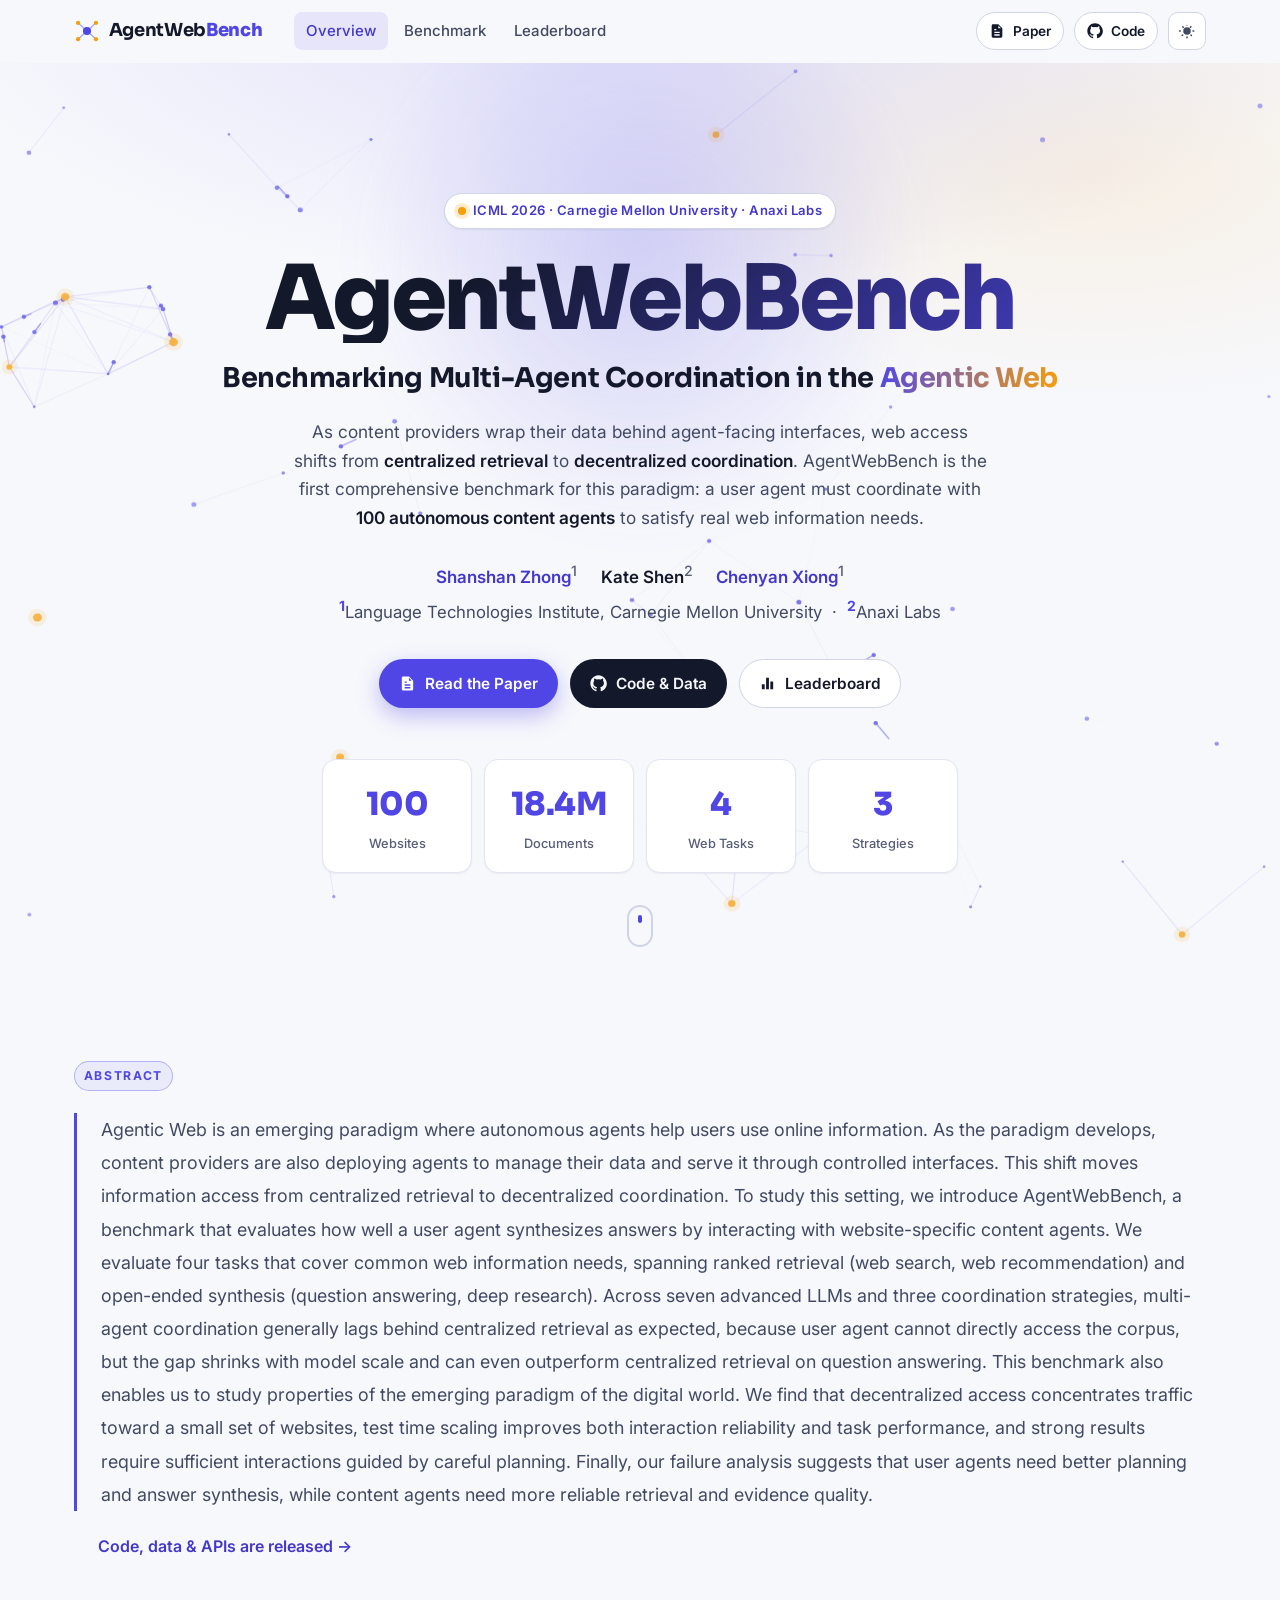
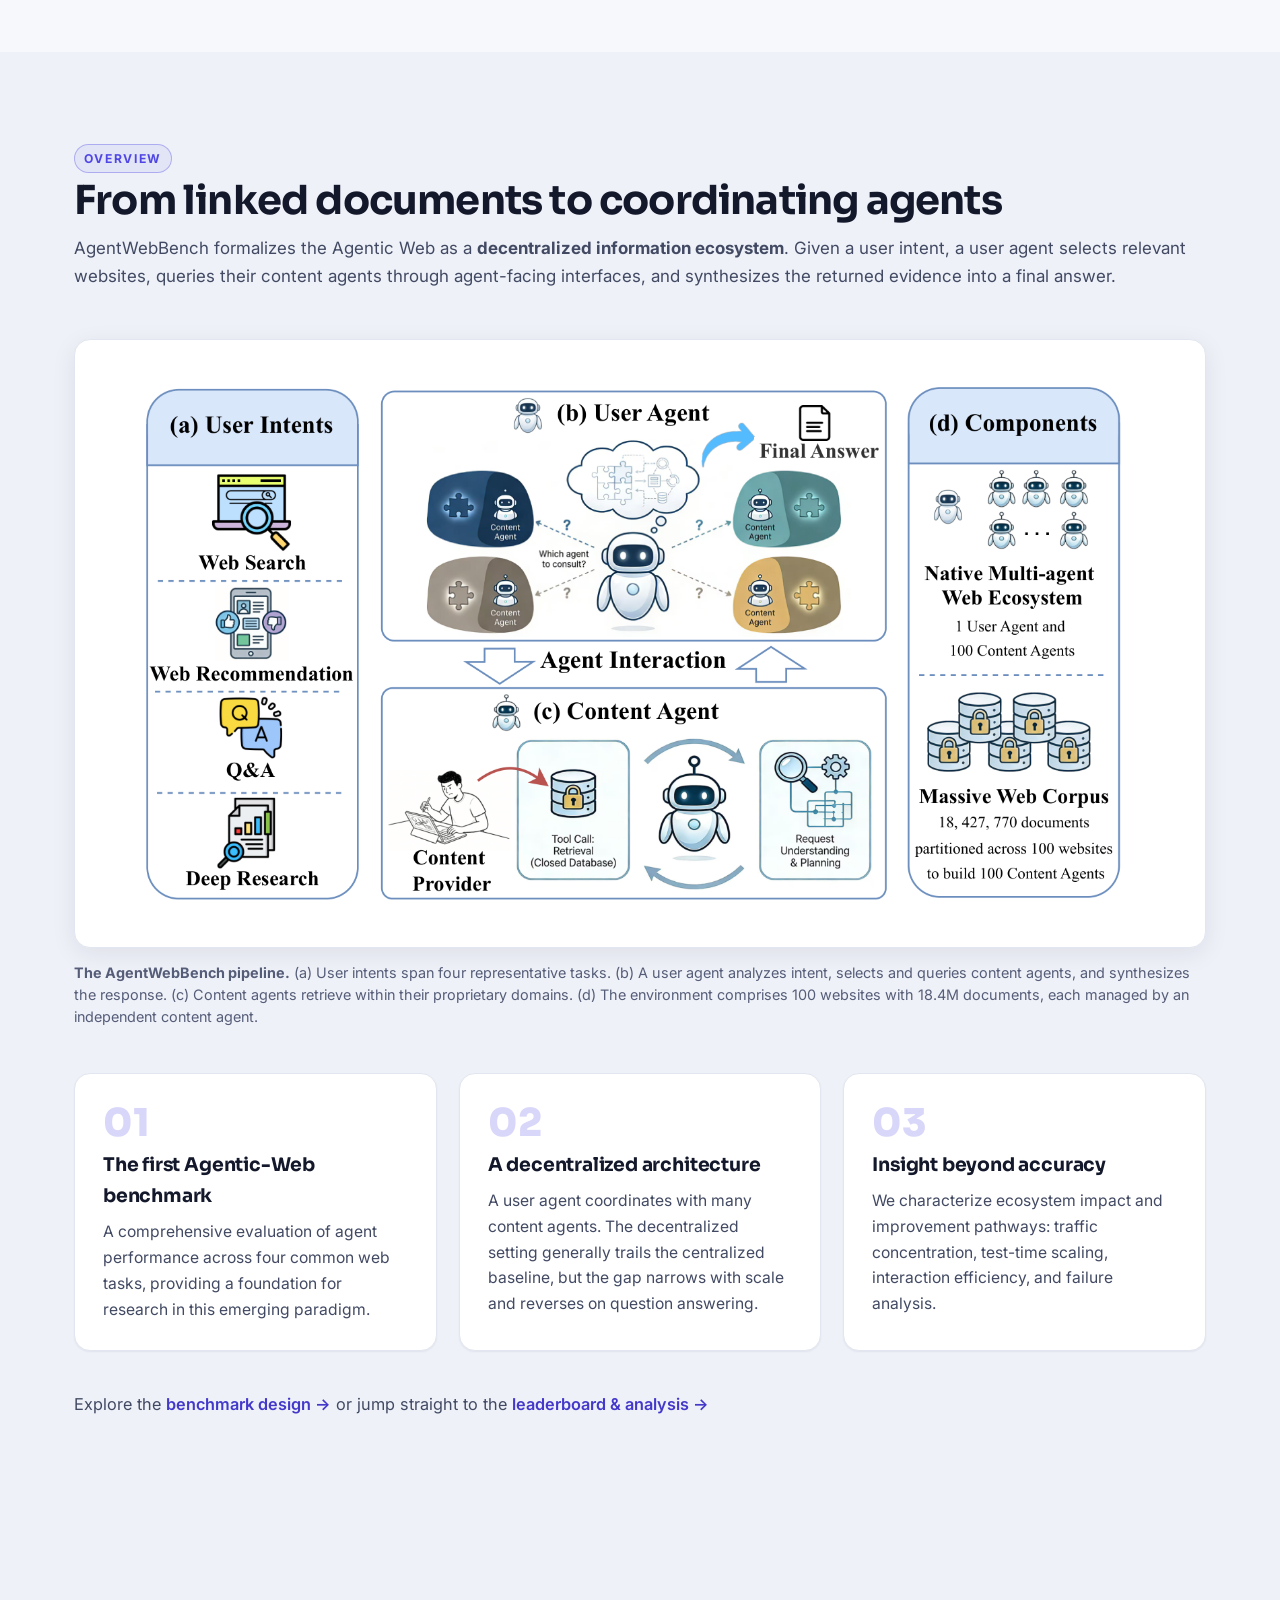
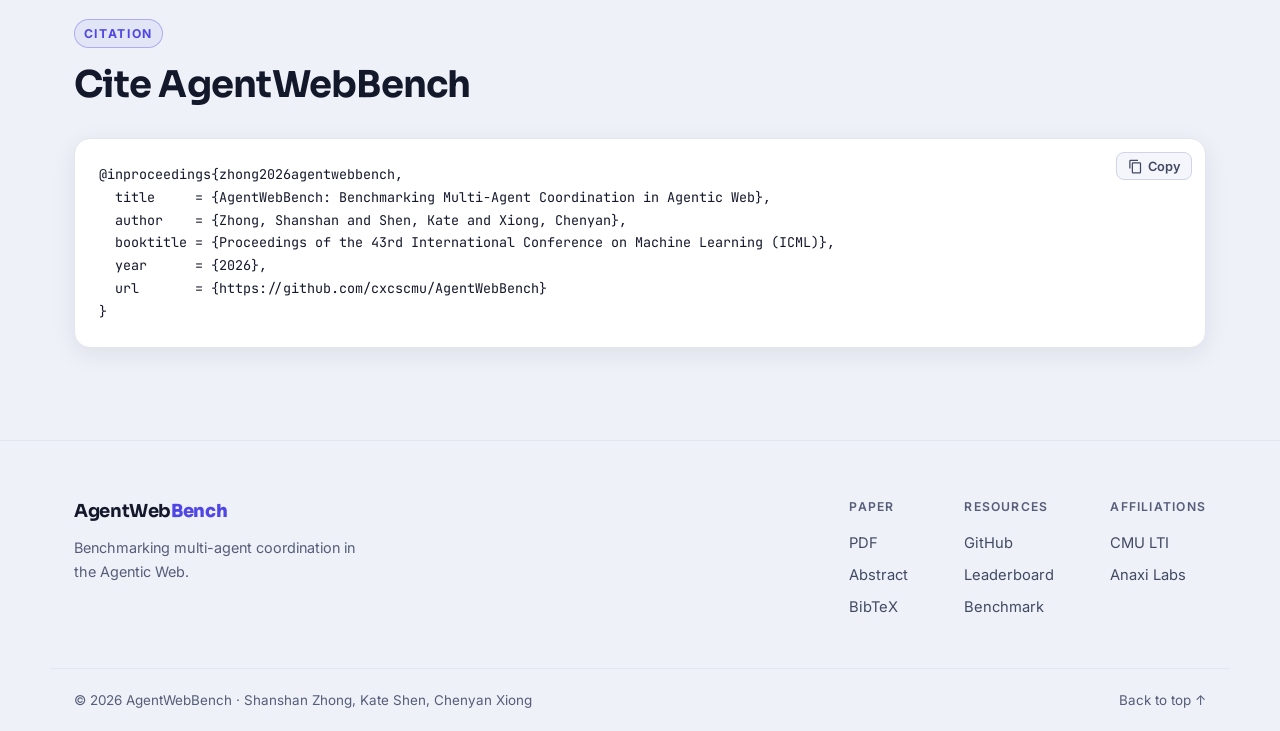
<file: index.html>
<!DOCTYPE html>
<html lang="en" data-theme="light">
<head>
<meta charset="UTF-8" />
<meta name="viewport" content="width=device-width, initial-scale=1.0" />
<title>AgentWebBench · Benchmarking Multi-Agent Coordination in the Agentic Web</title>
<meta name="description" content="AgentWebBench (ICML 2026): the first comprehensive benchmark for evaluating multi-agent coordination in the emerging Agentic Web. 100 websites, 18.4M documents, 7 LLMs, 4 tasks, 3 coordination strategies." />
<meta name="author" content="Shanshan Zhong, Kate Shen, Chenyan Xiong" />

<!-- Open Graph -->
<meta property="og:type" content="website" />
<meta property="og:title" content="AgentWebBench: Benchmarking Multi-Agent Coordination in the Agentic Web" />
<meta property="og:description" content="A decentralized benchmark where a user agent coordinates with 100 autonomous content agents across web search, recommendation, QA, and deep research." />
<meta property="og:image" content="assets/figures/introduction.png" />

<link rel="icon" href="data:image/svg+xml,%3Csvg xmlns='http://www.w3.org/2000/svg' viewBox='0 0 32 32'%3E%3Ccircle cx='16' cy='16' r='5' fill='%234f46e5'/%3E%3Ccircle cx='5' cy='6' r='2.6' fill='%23f59e0b'/%3E%3Ccircle cx='27' cy='6' r='2.6' fill='%23f59e0b'/%3E%3Ccircle cx='5' cy='26' r='2.6' fill='%23f59e0b'/%3E%3Ccircle cx='27' cy='26' r='2.6' fill='%23f59e0b'/%3E%3Cg stroke='%234f46e5' stroke-width='1.4' opacity='.55'%3E%3Cline x1='16' y1='16' x2='5' y2='6'/%3E%3Cline x1='16' y1='16' x2='27' y2='6'/%3E%3Cline x1='16' y1='16' x2='5' y2='26'/%3E%3Cline x1='16' y1='16' x2='27' y2='26'/%3E%3C/g%3E%3C/svg%3E" />

<link rel="preconnect" href="https://fonts.googleapis.com" />
<link rel="preconnect" href="https://fonts.gstatic.com" crossorigin />
<link href="https://fonts.googleapis.com/css2?family=Inter:wght@400;500;600;700;800&family=Sora:wght@600;700;800&family=JetBrains+Mono:wght@400;500;600&display=swap" rel="stylesheet" />
<link rel="stylesheet" href="assets/css/style.css" />
</head>
<body>

<!-- ============================= NAV ============================= -->
<header class="nav" id="nav">
  <div class="nav__inner">
    <a href="index.html" class="nav__brand" aria-label="AgentWebBench home">
      <span class="nav__logo" aria-hidden="true">
        <svg viewBox="0 0 32 32" width="26" height="26">
          <g class="logo-edges" stroke="currentColor" stroke-width="1.4" opacity=".5">
            <line x1="16" y1="16" x2="5" y2="6"/><line x1="16" y1="16" x2="27" y2="6"/>
            <line x1="16" y1="16" x2="5" y2="26"/><line x1="16" y1="16" x2="27" y2="26"/>
          </g>
          <circle cx="16" cy="16" r="5" class="logo-hub"/>
          <circle cx="5" cy="6" r="2.6" class="logo-node"/><circle cx="27" cy="6" r="2.6" class="logo-node"/>
          <circle cx="5" cy="26" r="2.6" class="logo-node"/><circle cx="27" cy="26" r="2.6" class="logo-node"/>
        </svg>
      </span>
      <span class="nav__name">AgentWeb<b>Bench</b></span>
    </a>

    <nav class="nav__links" aria-label="Section navigation">
      <a href="index.html" class="active">Overview</a>
      <a href="benchmark.html">Benchmark</a>
      <a href="leaderboard.html">Leaderboard</a>
    </nav>

    <div class="nav__actions">
      <a class="btn btn--ghost btn--sm" href="https://openreview.net/pdf?id=aNtMUFWjnD" target="_blank" rel="noopener">
        <svg viewBox="0 0 24 24" width="16" height="16" aria-hidden="true"><path fill="currentColor" d="M14 2H6a2 2 0 0 0-2 2v16a2 2 0 0 0 2 2h12a2 2 0 0 0 2-2V8l-6-6zm0 2 4 4h-4V4zM8 13h8v2H8v-2zm0 4h8v2H8v-2zm0-8h3v2H8V9z"/></svg>
        <span>Paper</span>
      </a>
      <a class="btn btn--ghost btn--sm" href="https://github.com/cxcscmu/AgentWebBench" target="_blank" rel="noopener">
        <svg viewBox="0 0 24 24" width="16" height="16" aria-hidden="true"><path fill="currentColor" d="M12 .5C5.7.5.5 5.7.5 12c0 5.1 3.3 9.4 7.9 10.9.6.1.8-.3.8-.6v-2c-3.2.7-3.9-1.5-3.9-1.5-.5-1.3-1.3-1.7-1.3-1.7-1.1-.7.1-.7.1-.7 1.2 0 1.8 1.2 1.8 1.2 1 1.8 2.8 1.3 3.5 1 .1-.8.4-1.3.7-1.6-2.6-.3-5.3-1.3-5.3-5.7 0-1.3.5-2.3 1.2-3.1-.1-.3-.5-1.5.1-3.1 0 0 1-.3 3.3 1.2a11.5 11.5 0 0 1 6 0C17.3 4.7 18.3 5 18.3 5c.6 1.6.2 2.8.1 3.1.8.8 1.2 1.8 1.2 3.1 0 4.4-2.7 5.4-5.3 5.7.4.4.8 1.1.8 2.2v3.3c0 .3.2.7.8.6 4.6-1.5 7.9-5.8 7.9-10.9C23.5 5.7 18.3.5 12 .5z"/></svg>
        <span>Code</span>
      </a>
      <button class="theme-toggle" id="themeToggle" aria-label="Toggle dark mode" title="Toggle theme">
        <svg class="icon-sun" viewBox="0 0 24 24" width="18" height="18"><path fill="currentColor" d="M12 17a5 5 0 1 0 0-10 5 5 0 0 0 0 10zm0-13a1 1 0 0 1 1 1V4a1 1 0 0 1-2 0V5a1 1 0 0 1 1-1zm0 15a1 1 0 0 1 1 1v1a1 1 0 0 1-2 0v-1a1 1 0 0 1 1-1zM4 12a1 1 0 0 1-1 1H2a1 1 0 0 1 0-2h1a1 1 0 0 1 1 1zm18 0a1 1 0 0 1-1 1h-1a1 1 0 0 1 0-2h1a1 1 0 0 1 1 1zM5.6 5.6a1 1 0 0 1 1.4 0l.7.7A1 1 0 1 1 6.3 7.7l-.7-.7a1 1 0 0 1 0-1.4zm11 11a1 1 0 0 1 1.4 0l.7.7a1 1 0 0 1-1.4 1.4l-.7-.7a1 1 0 0 1 0-1.4zm1.4-11a1 1 0 0 1 0 1.4l-.7.7a1 1 0 1 1-1.4-1.4l.7-.7a1 1 0 0 1 1.4 0zm-11 11a1 1 0 0 1 0 1.4l-.7.7a1 1 0 0 1-1.4-1.4l.7-.7a1 1 0 0 1 1.4 0z"/></svg>
        <svg class="icon-moon" viewBox="0 0 24 24" width="18" height="18"><path fill="currentColor" d="M21 12.8A9 9 0 1 1 11.2 3a7 7 0 0 0 9.8 9.8z"/></svg>
      </button>
      <button class="nav__burger" id="navBurger" aria-label="Open menu"><span></span><span></span><span></span></button>
    </div>
  </div>
</header>

<main id="top">

<!-- ============================= HERO ============================= -->
<section class="hero">
  <canvas class="hero__canvas" id="heroCanvas" aria-hidden="true"></canvas>
  <div class="hero__glow" aria-hidden="true"></div>
  <div class="hero__inner">
    <a class="hero__venue" href="#cite">
      <span class="dot"></span> ICML 2026 · Carnegie Mellon University · Anaxi Labs
    </a>
    <h1 class="hero__title">AgentWebBench</h1>
    <p class="hero__tagline">Benchmarking Multi-Agent Coordination in the <span class="grad">Agentic Web</span></p>
    <p class="hero__lead">
      As content providers wrap their data behind agent-facing interfaces, web access shifts from
      <b>centralized retrieval</b> to <b>decentralized coordination</b>. AgentWebBench is the first
      comprehensive benchmark for this paradigm: a user agent must coordinate with <b>100 autonomous
      content agents</b> to satisfy real web information needs.
    </p>

    <ul class="hero__authors" aria-label="Authors">
      <li><a href="https://zhongshsh.github.io/">Shanshan Zhong</a><sup>1</sup></li>
      <li>Kate Shen<sup>2</sup></li>
      <li><a href="https://www.cs.cmu.edu/~cx/" target="_blank" rel="noopener">Chenyan Xiong</a><sup>1</sup></li>
    </ul>
    <p class="hero__affil">
      <sup>1</sup>Language Technologies Institute, Carnegie Mellon University &nbsp;·&nbsp;
      <sup>2</sup>Anaxi Labs
    </p>

    <div class="hero__cta">
      <a class="btn btn--primary" href="https://openreview.net/pdf?id=aNtMUFWjnD" target="_blank" rel="noopener">
        <svg viewBox="0 0 24 24" width="17" height="17" aria-hidden="true"><path fill="currentColor" d="M14 2H6a2 2 0 0 0-2 2v16a2 2 0 0 0 2 2h12a2 2 0 0 0 2-2V8l-6-6zm0 2 4 4h-4V4zM8 13h8v2H8v-2zm0 4h8v2H8v-2zm0-8h3v2H8V9z"/></svg>
        Read the Paper
      </a>
      <a class="btn btn--dark" href="https://github.com/cxcscmu/AgentWebBench" target="_blank" rel="noopener">
        <svg viewBox="0 0 24 24" width="17" height="17" aria-hidden="true"><path fill="currentColor" d="M12 .5C5.7.5.5 5.7.5 12c0 5.1 3.3 9.4 7.9 10.9.6.1.8-.3.8-.6v-2c-3.2.7-3.9-1.5-3.9-1.5-.5-1.3-1.3-1.7-1.3-1.7-1.1-.7.1-.7.1-.7 1.2 0 1.8 1.2 1.8 1.2 1 1.8 2.8 1.3 3.5 1 .1-.8.4-1.3.7-1.6-2.6-.3-5.3-1.3-5.3-5.7 0-1.3.5-2.3 1.2-3.1-.1-.3-.5-1.5.1-3.1 0 0 1-.3 3.3 1.2a11.5 11.5 0 0 1 6 0C17.3 4.7 18.3 5 18.3 5c.6 1.6.2 2.8.1 3.1.8.8 1.2 1.8 1.2 3.1 0 4.4-2.7 5.4-5.3 5.7.4.4.8 1.1.8 2.2v3.3c0 .3.2.7.8.6 4.6-1.5 7.9-5.8 7.9-10.9C23.5 5.7 18.3.5 12 .5z"/></svg>
        Code &amp; Data
      </a>
      <a class="btn btn--ghost" href="leaderboard.html">
        <svg viewBox="0 0 24 24" width="17" height="17" aria-hidden="true"><path fill="currentColor" d="M4 13h4v7H4v-7zm6-9h4v16h-4V4zm6 5h4v11h-4V9z"/></svg>
        Leaderboard
      </a>
    </div>

    <dl class="hero__stats" aria-label="Benchmark at a glance">
      <div><dt data-count="100">0</dt><dd>Websites</dd></div>
      <div><dt data-count="18.4" data-suffix="M">0</dt><dd>Documents</dd></div>
      <div><dt data-count="4">0</dt><dd>Web Tasks</dd></div>
      <div><dt data-count="3">0</dt><dd>Strategies</dd></div>
    </dl>
  </div>
  <a href="#abstract" class="hero__scroll" aria-label="Scroll to content"><span></span></a>
</section>

<!-- ============================= ABSTRACT ============================= -->
<section class="section" id="abstract">
  <div class="wrap reveal">
    <span class="eyebrow">Abstract</span>
    <p class="abstract">
Agentic Web is an emerging paradigm where autonomous agents help users use online information. As the paradigm develops, content providers are also deploying agents to manage their data and serve it through controlled interfaces. This shift moves information access from centralized retrieval to decentralized coordination. To study this setting, we introduce AgentWebBench, a benchmark that evaluates how well a user agent synthesizes answers by interacting with website-specific content agents. We evaluate four tasks that cover common web information needs, spanning ranked retrieval (web search, web recommendation) and open-ended synthesis (question answering, deep research). Across seven advanced LLMs and three coordination strategies, multi-agent coordination generally lags behind centralized retrieval as expected, because user agent cannot directly access the corpus, but the gap shrinks with model scale and can even outperform centralized retrieval on question answering. This benchmark also enables us to study properties of the emerging paradigm of the digital world. We find that decentralized access concentrates traffic toward a small set of websites, test time scaling improves both interaction reliability and task performance, and strong results require sufficient interactions guided by careful planning. Finally, our failure analysis suggests that user agents need better planning and answer synthesis, while content agents need more reliable retrieval and evidence quality.
    </p>
    <div class="abstract__links">
      <a href="https://github.com/cxcscmu/AgentWebBench" target="_blank" rel="noopener">Code, data &amp; APIs are released &rarr;</a>
    </div>
  </div>
</section>

<!-- ============================= OVERVIEW ============================= -->
<section class="section section--alt" id="overview">
  <div class="wrap">
    <header class="section__head section__head--wide reveal">
      <span class="eyebrow">Overview</span>
      <h2 class="nowrap-lg">From linked documents to coordinating agents</h2>
      <p class="section__sub">
        AgentWebBench formalizes the Agentic Web as a <b>decentralized information ecosystem</b>. Given a
        user intent, a user agent selects relevant websites, queries their content agents through
        agent-facing interfaces, and synthesizes the returned evidence into a final answer.
      </p>
    </header>

    <figure class="figure figure--hero reveal">
      <img src="assets/figures/introduction.png" alt="Overview of AgentWebBench: user intents across four tasks, a user agent that selects and queries content agents, content agents retrieving from proprietary domains, and an environment of 100 websites with 18.4M documents." loading="lazy" />
      <figcaption>
        <b>The AgentWebBench pipeline.</b> (a) User intents span four representative tasks. (b) A user agent
        analyzes intent, selects and queries content agents, and synthesizes the response. (c) Content agents
        retrieve within their proprietary domains. (d) The environment comprises 100 websites with 18.4M
        documents, each managed by an independent content agent.
      </figcaption>
    </figure>

    <div class="cards cards--3 reveal">
      <article class="card card--contrib">
        <span class="card__num">01</span>
        <h3>The first Agentic-Web benchmark</h3>
        <p>A comprehensive evaluation of agent performance across four common web tasks, providing a foundation for research in this emerging paradigm.</p>
      </article>
      <article class="card card--contrib">
        <span class="card__num">02</span>
        <h3>A decentralized architecture</h3>
        <p>A user agent coordinates with many content agents. The decentralized setting generally trails the centralized baseline, but the gap narrows with scale and reverses on question answering.</p>
      </article>
      <article class="card card--contrib">
        <span class="card__num">03</span>
        <h3>Insight beyond accuracy</h3>
        <p>We characterize ecosystem impact and improvement pathways: traffic concentration, test-time scaling, interaction efficiency, and failure analysis.</p>
      </article>
    </div>

    <p class="overview__more reveal">
      Explore the <a href="benchmark.html">benchmark design &rarr;</a> or jump straight to the
      <a href="leaderboard.html">leaderboard &amp; analysis &rarr;</a>
    </p>
  </div>
</section>

<!-- ============================= CITE ============================= -->
<section class="section section--alt" id="cite">
  <div class="wrap reveal">
    <span class="eyebrow">Citation</span>
    <h2 class="cite__title">Cite AgentWebBench</h2>
    <div class="bibtex">
      <button class="bibtex__copy" id="copyBib" aria-label="Copy BibTeX">
        <svg viewBox="0 0 24 24" width="15" height="15" aria-hidden="true"><path fill="currentColor" d="M16 1H4a2 2 0 0 0-2 2v12h2V3h12V1zm3 4H8a2 2 0 0 0-2 2v14a2 2 0 0 0 2 2h11a2 2 0 0 0 2-2V7a2 2 0 0 0-2-2zm0 16H8V7h11v14z"/></svg>
        <span id="copyBibLabel">Copy</span>
      </button>
<pre id="bibtex">@inproceedings{zhong2026agentwebbench,
  title     = {AgentWebBench: Benchmarking Multi-Agent Coordination in Agentic Web},
  author    = {Zhong, Shanshan and Shen, Kate and Xiong, Chenyan},
  booktitle = {Proceedings of the 43rd International Conference on Machine Learning (ICML)},
  year      = {2026},
  url       = {https://github.com/cxcscmu/AgentWebBench}
}</pre>
    </div>
  </div>
</section>

</main>

<!-- ============================= FOOTER ============================= -->
<footer class="footer">
  <h2 class="sr-only">Site footer</h2>
  <div class="wrap footer__inner">
    <div class="footer__brand">
      <span class="nav__name">AgentWeb<b>Bench</b></span>
      <p>Benchmarking multi-agent coordination in the Agentic Web.</p>
    </div>
    <div class="footer__cols">
      <div>
        <h3>Paper</h3>
        <a href="https://openreview.net/pdf?id=aNtMUFWjnD" target="_blank" rel="noopener">PDF</a>
        <a href="index.html#abstract">Abstract</a>
        <a href="index.html#cite">BibTeX</a>
      </div>
      <div>
        <h3>Resources</h3>
        <a href="https://github.com/cxcscmu/AgentWebBench" target="_blank" rel="noopener">GitHub</a>
        <a href="leaderboard.html">Leaderboard</a>
        <a href="benchmark.html">Benchmark</a>
      </div>
      <div>
        <h3>Affiliations</h3>
        <a href="https://lti.cs.cmu.edu" target="_blank" rel="noopener">CMU LTI</a>
        <span>Anaxi Labs</span>
      </div>
    </div>
  </div>
  <div class="footer__bar">
    <span>© 2026 AgentWebBench · Shanshan Zhong, Kate Shen, Chenyan Xiong</span>
    <a href="#top">Back to top ↑</a>
  </div>
</footer>

<script src="assets/js/data.js"></script>
<script src="assets/js/main.js"></script>
</body>
</html>
</file>
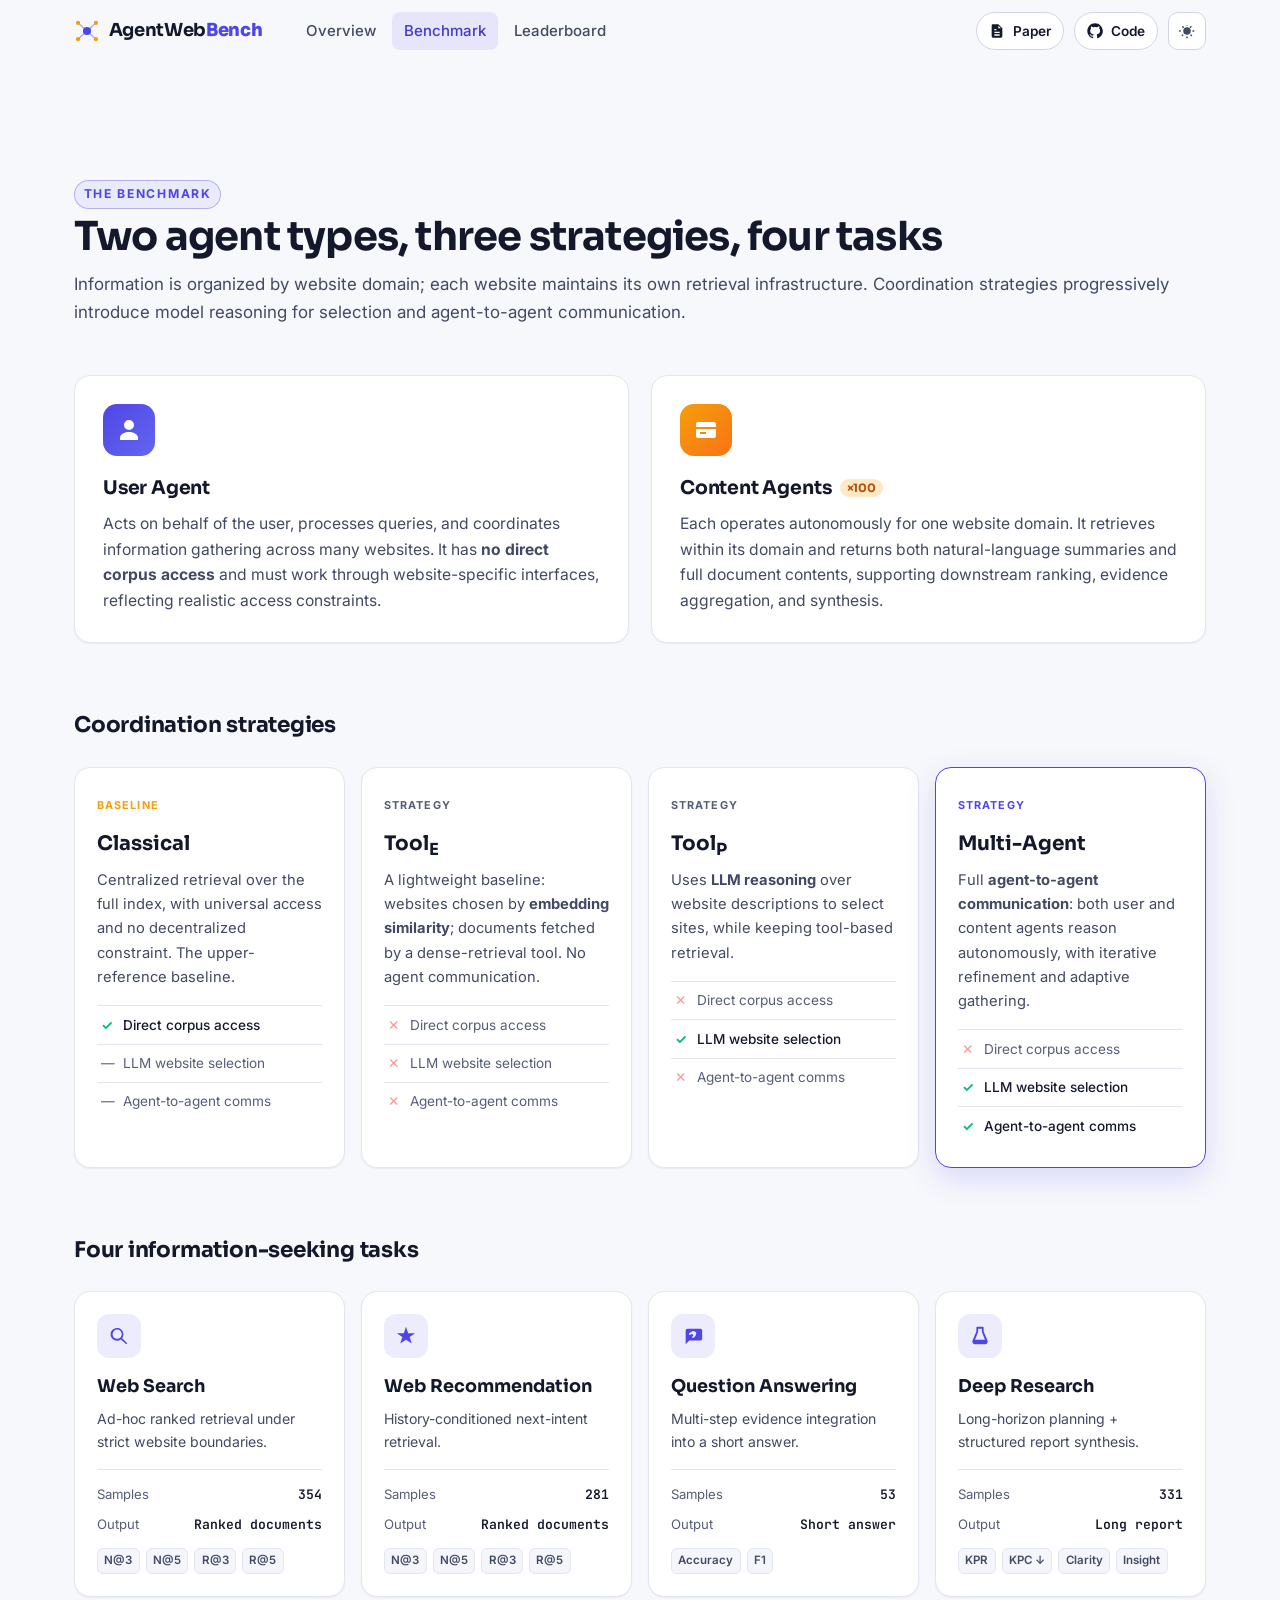
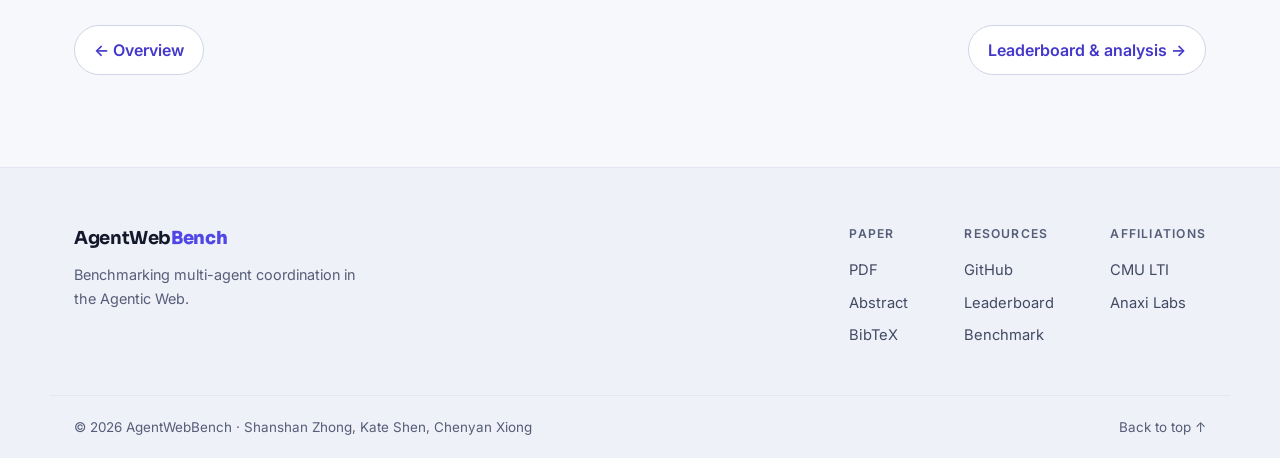
<file: benchmark.html>
<!DOCTYPE html>
<html lang="en" data-theme="light">
<head>
<meta charset="UTF-8" />
<meta name="viewport" content="width=device-width, initial-scale=1.0" />
<title>Benchmark · AgentWebBench</title>
<meta name="description" content="The AgentWebBench design: two agent types (user agent + 100 content agents), three coordination strategies (Tool_E, Tool_P, Multi-Agent), and four information-seeking tasks." />
<meta name="author" content="Shanshan Zhong, Kate Shen, Chenyan Xiong" />

<link rel="icon" href="data:image/svg+xml,%3Csvg xmlns='http://www.w3.org/2000/svg' viewBox='0 0 32 32'%3E%3Ccircle cx='16' cy='16' r='5' fill='%234f46e5'/%3E%3Ccircle cx='5' cy='6' r='2.6' fill='%23f59e0b'/%3E%3Ccircle cx='27' cy='6' r='2.6' fill='%23f59e0b'/%3E%3Ccircle cx='5' cy='26' r='2.6' fill='%23f59e0b'/%3E%3Ccircle cx='27' cy='26' r='2.6' fill='%23f59e0b'/%3E%3Cg stroke='%234f46e5' stroke-width='1.4' opacity='.55'%3E%3Cline x1='16' y1='16' x2='5' y2='6'/%3E%3Cline x1='16' y1='16' x2='27' y2='6'/%3E%3Cline x1='16' y1='16' x2='5' y2='26'/%3E%3Cline x1='16' y1='16' x2='27' y2='26'/%3E%3C/g%3E%3C/svg%3E" />

<link rel="preconnect" href="https://fonts.googleapis.com" />
<link rel="preconnect" href="https://fonts.gstatic.com" crossorigin />
<link href="https://fonts.googleapis.com/css2?family=Inter:wght@400;500;600;700;800&family=Sora:wght@600;700;800&family=JetBrains+Mono:wght@400;500;600&display=swap" rel="stylesheet" />
<link rel="stylesheet" href="assets/css/style.css" />
</head>
<body>

<!-- ============================= NAV ============================= -->
<header class="nav" id="nav">
  <div class="nav__inner">
    <a href="index.html" class="nav__brand" aria-label="AgentWebBench home">
      <span class="nav__logo" aria-hidden="true">
        <svg viewBox="0 0 32 32" width="26" height="26">
          <g class="logo-edges" stroke="currentColor" stroke-width="1.4" opacity=".5">
            <line x1="16" y1="16" x2="5" y2="6"/><line x1="16" y1="16" x2="27" y2="6"/>
            <line x1="16" y1="16" x2="5" y2="26"/><line x1="16" y1="16" x2="27" y2="26"/>
          </g>
          <circle cx="16" cy="16" r="5" class="logo-hub"/>
          <circle cx="5" cy="6" r="2.6" class="logo-node"/><circle cx="27" cy="6" r="2.6" class="logo-node"/>
          <circle cx="5" cy="26" r="2.6" class="logo-node"/><circle cx="27" cy="26" r="2.6" class="logo-node"/>
        </svg>
      </span>
      <span class="nav__name">AgentWeb<b>Bench</b></span>
    </a>

    <nav class="nav__links" aria-label="Section navigation">
      <a href="index.html">Overview</a>
      <a href="benchmark.html" class="active">Benchmark</a>
      <a href="leaderboard.html">Leaderboard</a>
    </nav>

    <div class="nav__actions">
      <a class="btn btn--ghost btn--sm" href="https://openreview.net/pdf?id=aNtMUFWjnD" target="_blank" rel="noopener">
        <svg viewBox="0 0 24 24" width="16" height="16" aria-hidden="true"><path fill="currentColor" d="M14 2H6a2 2 0 0 0-2 2v16a2 2 0 0 0 2 2h12a2 2 0 0 0 2-2V8l-6-6zm0 2 4 4h-4V4zM8 13h8v2H8v-2zm0 4h8v2H8v-2zm0-8h3v2H8V9z"/></svg>
        <span>Paper</span>
      </a>
      <a class="btn btn--ghost btn--sm" href="https://github.com/cxcscmu/AgentWebBench" target="_blank" rel="noopener">
        <svg viewBox="0 0 24 24" width="16" height="16" aria-hidden="true"><path fill="currentColor" d="M12 .5C5.7.5.5 5.7.5 12c0 5.1 3.3 9.4 7.9 10.9.6.1.8-.3.8-.6v-2c-3.2.7-3.9-1.5-3.9-1.5-.5-1.3-1.3-1.7-1.3-1.7-1.1-.7.1-.7.1-.7 1.2 0 1.8 1.2 1.8 1.2 1 1.8 2.8 1.3 3.5 1 .1-.8.4-1.3.7-1.6-2.6-.3-5.3-1.3-5.3-5.7 0-1.3.5-2.3 1.2-3.1-.1-.3-.5-1.5.1-3.1 0 0 1-.3 3.3 1.2a11.5 11.5 0 0 1 6 0C17.3 4.7 18.3 5 18.3 5c.6 1.6.2 2.8.1 3.1.8.8 1.2 1.8 1.2 3.1 0 4.4-2.7 5.4-5.3 5.7.4.4.8 1.1.8 2.2v3.3c0 .3.2.7.8.6 4.6-1.5 7.9-5.8 7.9-10.9C23.5 5.7 18.3.5 12 .5z"/></svg>
        <span>Code</span>
      </a>
      <button class="theme-toggle" id="themeToggle" aria-label="Toggle dark mode" title="Toggle theme">
        <svg class="icon-sun" viewBox="0 0 24 24" width="18" height="18"><path fill="currentColor" d="M12 17a5 5 0 1 0 0-10 5 5 0 0 0 0 10zm0-13a1 1 0 0 1 1 1V4a1 1 0 0 1-2 0V5a1 1 0 0 1 1-1zm0 15a1 1 0 0 1 1 1v1a1 1 0 0 1-2 0v-1a1 1 0 0 1 1-1zM4 12a1 1 0 0 1-1 1H2a1 1 0 0 1 0-2h1a1 1 0 0 1 1 1zm18 0a1 1 0 0 1-1 1h-1a1 1 0 0 1 0-2h1a1 1 0 0 1 1 1zM5.6 5.6a1 1 0 0 1 1.4 0l.7.7A1 1 0 1 1 6.3 7.7l-.7-.7a1 1 0 0 1 0-1.4zm11 11a1 1 0 0 1 1.4 0l.7.7a1 1 0 0 1-1.4 1.4l-.7-.7a1 1 0 0 1 0-1.4zm1.4-11a1 1 0 0 1 0 1.4l-.7.7a1 1 0 1 1-1.4-1.4l.7-.7a1 1 0 0 1 1.4 0zm-11 11a1 1 0 0 1 0 1.4l-.7.7a1 1 0 0 1-1.4-1.4l.7-.7a1 1 0 0 1 1.4 0z"/></svg>
        <svg class="icon-moon" viewBox="0 0 24 24" width="18" height="18"><path fill="currentColor" d="M21 12.8A9 9 0 1 1 11.2 3a7 7 0 0 0 9.8 9.8z"/></svg>
      </button>
      <button class="nav__burger" id="navBurger" aria-label="Open menu"><span></span><span></span><span></span></button>
    </div>
  </div>
</header>

<main id="top">

<!-- ============================= BENCHMARK ============================= -->
<section class="section section--first" id="benchmark">
  <div class="wrap">
    <header class="section__head section__head--wide reveal">
      <span class="eyebrow">The Benchmark</span>
      <h2 class="nowrap-lg">Two agent types, three strategies, four tasks</h2>
      <p class="section__sub">
        Information is organized by website domain; each website maintains its own retrieval infrastructure.
        Coordination strategies progressively introduce model reasoning for selection and agent-to-agent
        communication.
      </p>
    </header>

    <!-- Agent types -->
    <div class="cards cards--2 reveal">
      <article class="card card--agent">
        <div class="card__icon card__icon--user" aria-hidden="true">
          <svg viewBox="0 0 24 24" width="24" height="24"><path fill="currentColor" d="M12 12a5 5 0 1 0 0-10 5 5 0 0 0 0 10zm0 2c-5 0-9 2.5-9 6v2h18v-2c0-3.5-4-6-9-6z"/></svg>
        </div>
        <h3>User Agent</h3>
        <p>Acts on behalf of the user, processes queries, and coordinates information gathering across many websites. It has <b>no direct corpus access</b> and must work through website-specific interfaces, reflecting realistic access constraints.</p>
      </article>
      <article class="card card--agent">
        <div class="card__icon card__icon--content" aria-hidden="true">
          <svg viewBox="0 0 24 24" width="24" height="24"><path fill="currentColor" d="M4 4h16a2 2 0 0 1 2 2v3H2V6a2 2 0 0 1 2-2zm-2 7h20v7a2 2 0 0 1-2 2H4a2 2 0 0 1-2-2v-7zm4 3v2h6v-2H6z"/></svg>
        </div>
        <h3>Content Agents <span class="pill">×100</span></h3>
        <p>Each operates autonomously for one website domain. It retrieves within its domain and returns both natural-language summaries and full document contents, supporting downstream ranking, evidence aggregation, and synthesis.</p>
      </article>
    </div>

    <!-- Strategies -->
    <h3 class="subhead reveal">Coordination strategies</h3>
    <div class="strategy reveal">
      <div class="strategy__col">
        <div class="strategy__badge strategy__badge--base">Baseline</div>
        <h4>Classical</h4>
        <p>Centralized retrieval over the full index, with universal access and no decentralized constraint. The upper-reference baseline.</p>
        <ul class="strategy__feats">
          <li data-on>Direct corpus access</li>
          <li>LLM website selection</li>
          <li>Agent-to-agent comms</li>
        </ul>
      </div>
      <div class="strategy__col">
        <div class="strategy__badge">Strategy</div>
        <h4>Tool<sub>E</sub></h4>
        <p>A lightweight baseline: websites chosen by <b>embedding similarity</b>; documents fetched by a dense-retrieval tool. No agent communication.</p>
        <ul class="strategy__feats">
          <li class="off">Direct corpus access</li>
          <li class="off">LLM website selection</li>
          <li class="off">Agent-to-agent comms</li>
        </ul>
      </div>
      <div class="strategy__col">
        <div class="strategy__badge">Strategy</div>
        <h4>Tool<sub>P</sub></h4>
        <p>Uses <b>LLM reasoning</b> over website descriptions to select sites, while keeping tool-based retrieval.</p>
        <ul class="strategy__feats">
          <li class="off">Direct corpus access</li>
          <li data-on>LLM website selection</li>
          <li class="off">Agent-to-agent comms</li>
        </ul>
      </div>
      <div class="strategy__col strategy__col--hl">
        <div class="strategy__badge strategy__badge--star">Strategy</div>
        <h4>Multi-Agent</h4>
        <p>Full <b>agent-to-agent communication</b>: both user and content agents reason autonomously, with iterative refinement and adaptive gathering.</p>
        <ul class="strategy__feats">
          <li class="off">Direct corpus access</li>
          <li data-on>LLM website selection</li>
          <li data-on>Agent-to-agent comms</li>
        </ul>
      </div>
    </div>

    <!-- Tasks -->
    <h3 class="subhead reveal">Four information-seeking tasks</h3>
    <div class="tasks reveal" id="taskCards"></div>

    <nav class="pagenav reveal" aria-label="Page navigation">
      <a href="index.html">← Overview</a>
      <a href="leaderboard.html">Leaderboard &amp; analysis →</a>
    </nav>
  </div>
</section>

</main>

<!-- ============================= FOOTER ============================= -->
<footer class="footer">
  <h2 class="sr-only">Site footer</h2>
  <div class="wrap footer__inner">
    <div class="footer__brand">
      <span class="nav__name">AgentWeb<b>Bench</b></span>
      <p>Benchmarking multi-agent coordination in the Agentic Web.</p>
    </div>
    <div class="footer__cols">
      <div>
        <h3>Paper</h3>
        <a href="https://openreview.net/pdf?id=aNtMUFWjnD" target="_blank" rel="noopener">PDF</a>
        <a href="index.html#abstract">Abstract</a>
        <a href="index.html#cite">BibTeX</a>
      </div>
      <div>
        <h3>Resources</h3>
        <a href="https://github.com/cxcscmu/AgentWebBench" target="_blank" rel="noopener">GitHub</a>
        <a href="leaderboard.html">Leaderboard</a>
        <a href="benchmark.html">Benchmark</a>
      </div>
      <div>
        <h3>Affiliations</h3>
        <a href="https://lti.cs.cmu.edu" target="_blank" rel="noopener">CMU LTI</a>
        <span>Anaxi Labs</span>
      </div>
    </div>
  </div>
  <div class="footer__bar">
    <span>© 2026 AgentWebBench · Shanshan Zhong, Kate Shen, Chenyan Xiong</span>
    <a href="#top">Back to top ↑</a>
  </div>
</footer>

<script src="assets/js/data.js"></script>
<script src="assets/js/main.js"></script>
</body>
</html>
</file>
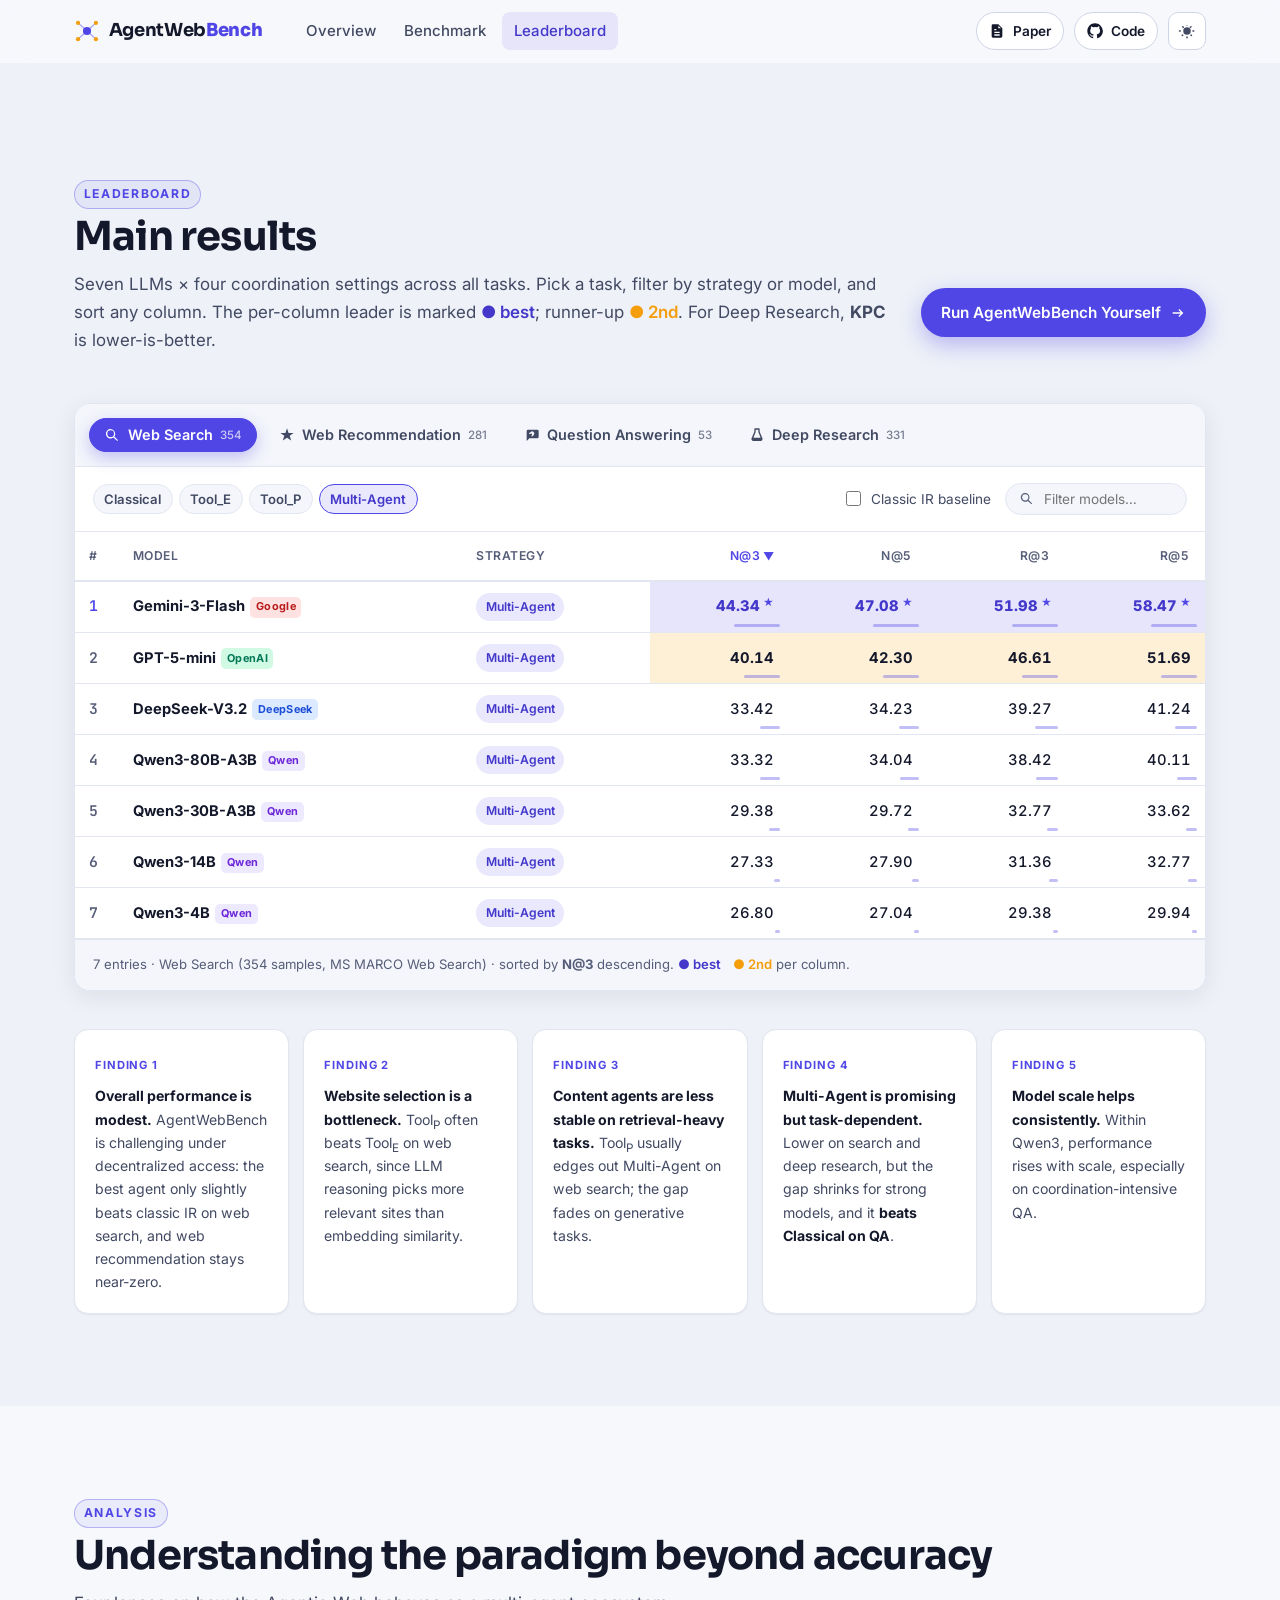
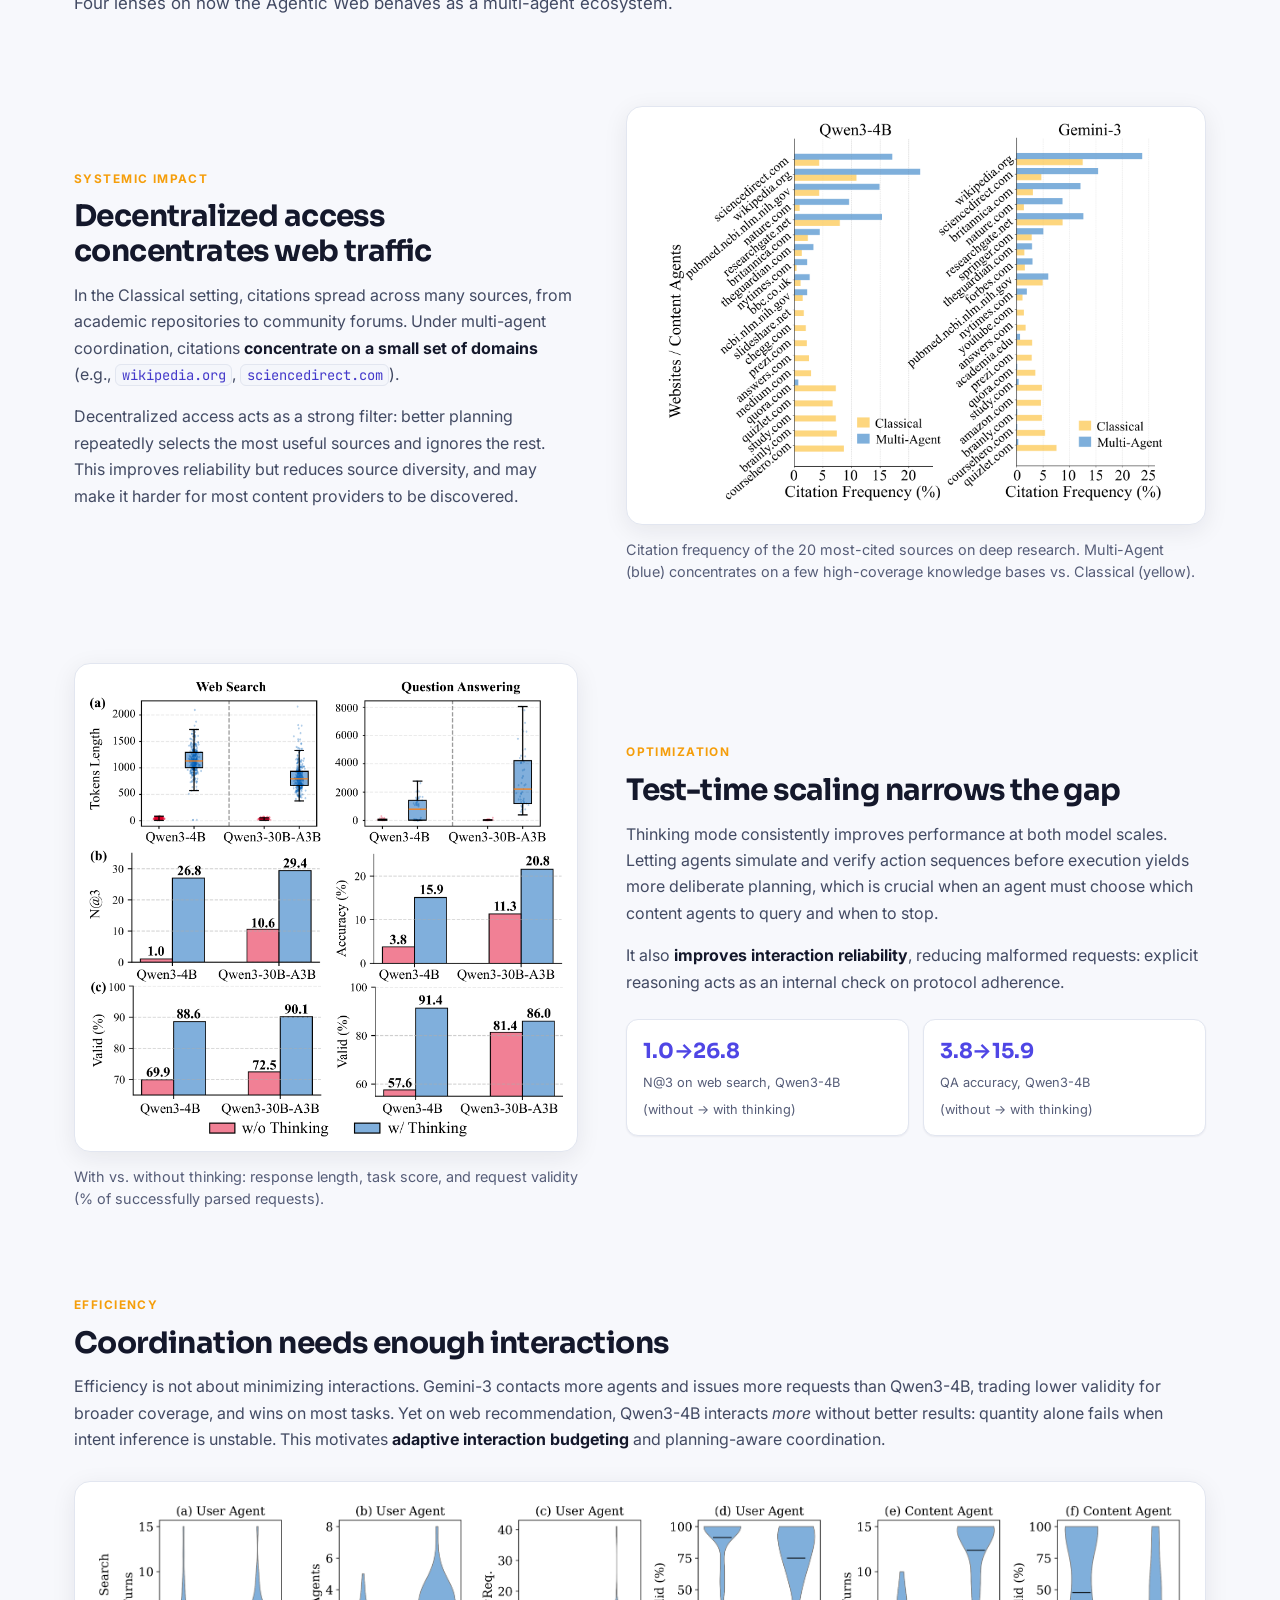
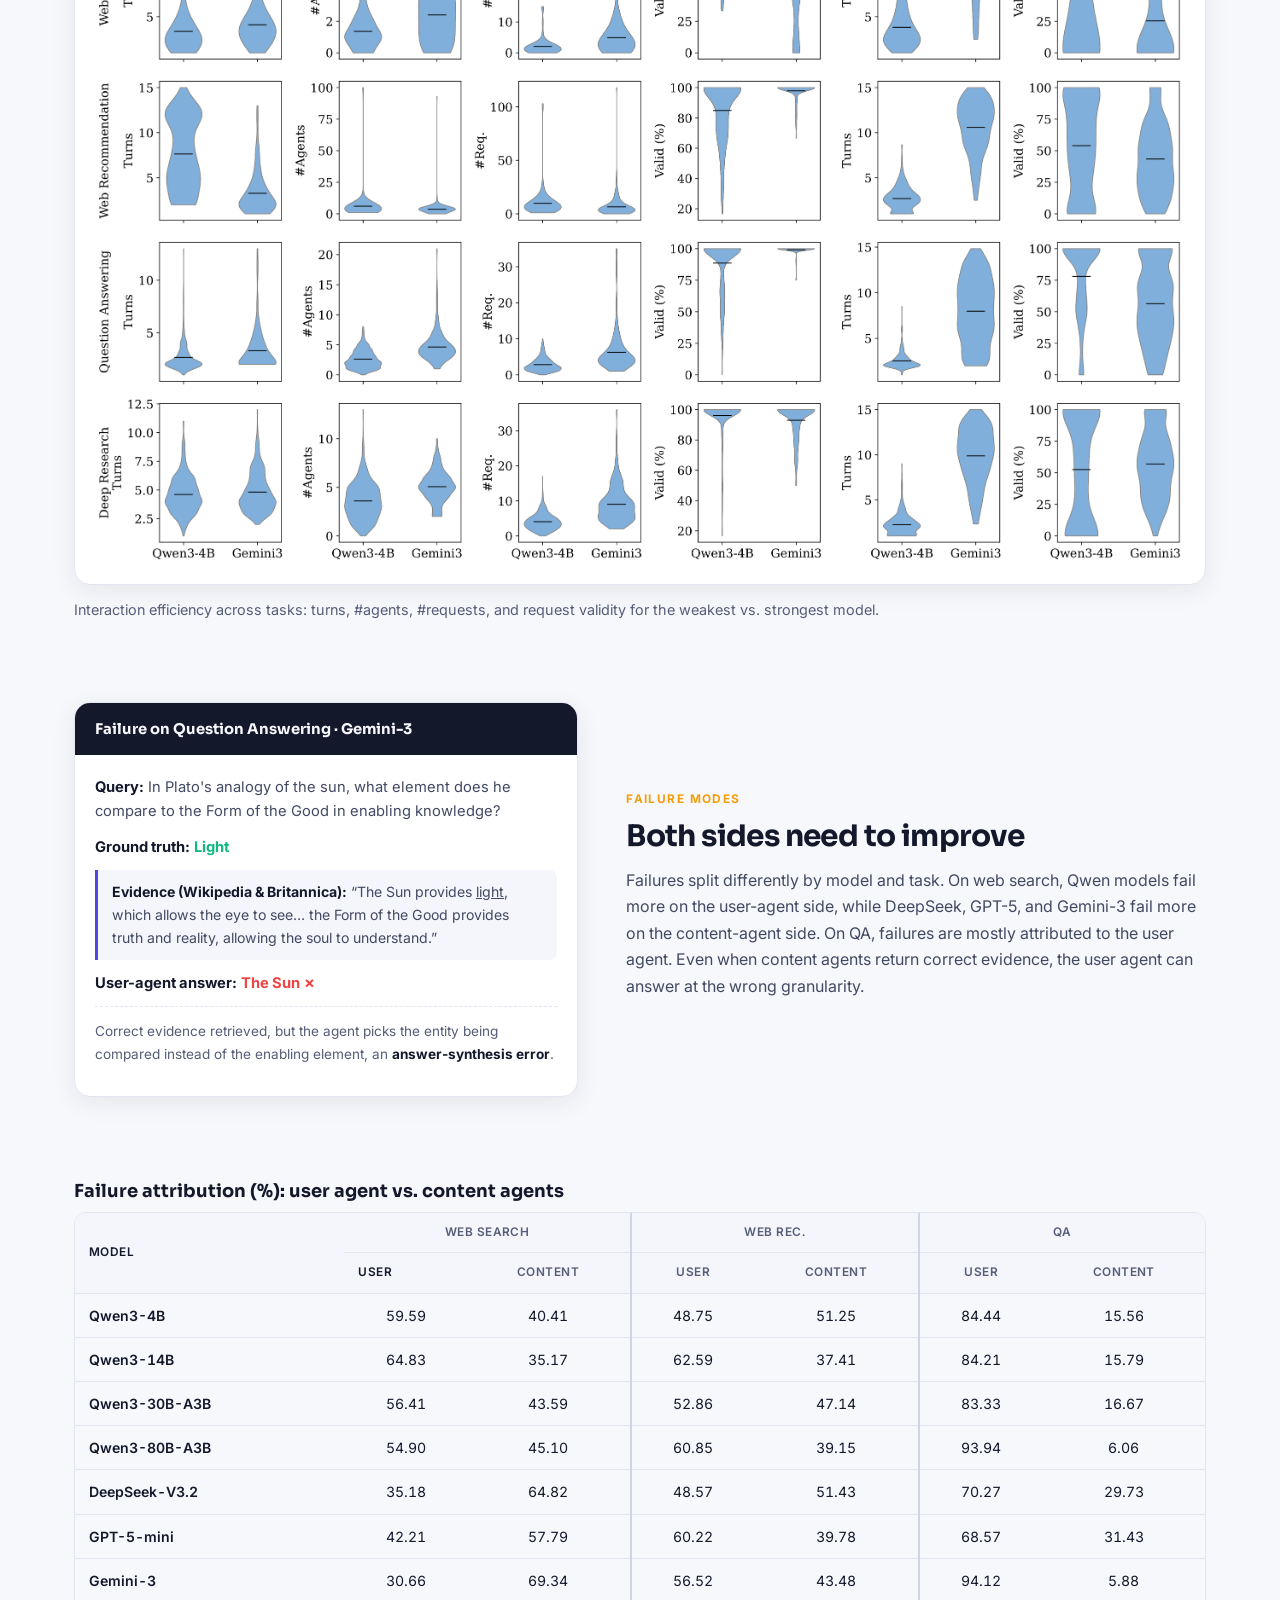
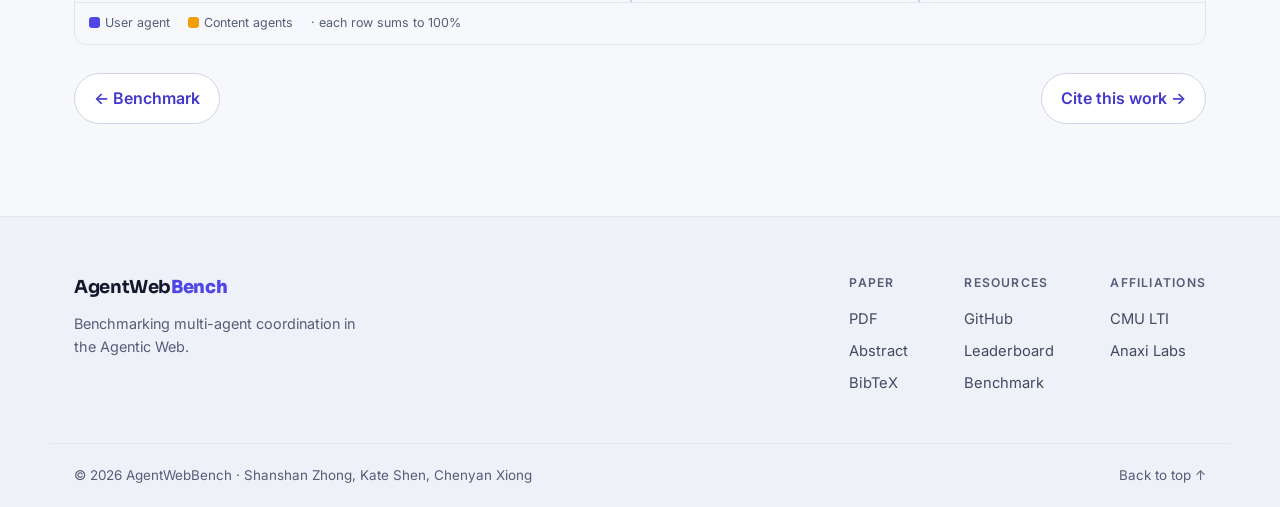
<file: leaderboard.html>
<!DOCTYPE html>
<html lang="en" data-theme="light">
<head>
<meta charset="UTF-8" />
<meta name="viewport" content="width=device-width, initial-scale=1.0" />
<title>Leaderboard &amp; Analysis · AgentWebBench</title>
<meta name="description" content="AgentWebBench main results: seven LLMs across four coordination settings on web search, recommendation, QA, and deep research, plus analysis of traffic concentration, test-time scaling, efficiency, and failure modes." />
<meta name="author" content="Shanshan Zhong, Kate Shen, Chenyan Xiong" />

<link rel="icon" href="data:image/svg+xml,%3Csvg xmlns='http://www.w3.org/2000/svg' viewBox='0 0 32 32'%3E%3Ccircle cx='16' cy='16' r='5' fill='%234f46e5'/%3E%3Ccircle cx='5' cy='6' r='2.6' fill='%23f59e0b'/%3E%3Ccircle cx='27' cy='6' r='2.6' fill='%23f59e0b'/%3E%3Ccircle cx='5' cy='26' r='2.6' fill='%23f59e0b'/%3E%3Ccircle cx='27' cy='26' r='2.6' fill='%23f59e0b'/%3E%3Cg stroke='%234f46e5' stroke-width='1.4' opacity='.55'%3E%3Cline x1='16' y1='16' x2='5' y2='6'/%3E%3Cline x1='16' y1='16' x2='27' y2='6'/%3E%3Cline x1='16' y1='16' x2='5' y2='26'/%3E%3Cline x1='16' y1='16' x2='27' y2='26'/%3E%3C/g%3E%3C/svg%3E" />

<link rel="preconnect" href="https://fonts.googleapis.com" />
<link rel="preconnect" href="https://fonts.gstatic.com" crossorigin />
<link href="https://fonts.googleapis.com/css2?family=Inter:wght@400;500;600;700;800&family=Sora:wght@600;700;800&family=JetBrains+Mono:wght@400;500;600&display=swap" rel="stylesheet" />
<link rel="stylesheet" href="assets/css/style.css" />
</head>
<body>

<!-- ============================= NAV ============================= -->
<header class="nav" id="nav">
  <div class="nav__inner">
    <a href="index.html" class="nav__brand" aria-label="AgentWebBench home">
      <span class="nav__logo" aria-hidden="true">
        <svg viewBox="0 0 32 32" width="26" height="26">
          <g class="logo-edges" stroke="currentColor" stroke-width="1.4" opacity=".5">
            <line x1="16" y1="16" x2="5" y2="6"/><line x1="16" y1="16" x2="27" y2="6"/>
            <line x1="16" y1="16" x2="5" y2="26"/><line x1="16" y1="16" x2="27" y2="26"/>
          </g>
          <circle cx="16" cy="16" r="5" class="logo-hub"/>
          <circle cx="5" cy="6" r="2.6" class="logo-node"/><circle cx="27" cy="6" r="2.6" class="logo-node"/>
          <circle cx="5" cy="26" r="2.6" class="logo-node"/><circle cx="27" cy="26" r="2.6" class="logo-node"/>
        </svg>
      </span>
      <span class="nav__name">AgentWeb<b>Bench</b></span>
    </a>

    <nav class="nav__links" aria-label="Section navigation">
      <a href="index.html">Overview</a>
      <a href="benchmark.html">Benchmark</a>
      <a href="leaderboard.html" class="active">Leaderboard</a>
    </nav>

    <div class="nav__actions">
      <a class="btn btn--ghost btn--sm" href="https://openreview.net/pdf?id=aNtMUFWjnD" target="_blank" rel="noopener">
        <svg viewBox="0 0 24 24" width="16" height="16" aria-hidden="true"><path fill="currentColor" d="M14 2H6a2 2 0 0 0-2 2v16a2 2 0 0 0 2 2h12a2 2 0 0 0 2-2V8l-6-6zm0 2 4 4h-4V4zM8 13h8v2H8v-2zm0 4h8v2H8v-2zm0-8h3v2H8V9z"/></svg>
        <span>Paper</span>
      </a>
      <a class="btn btn--ghost btn--sm" href="https://github.com/cxcscmu/AgentWebBench" target="_blank" rel="noopener">
        <svg viewBox="0 0 24 24" width="16" height="16" aria-hidden="true"><path fill="currentColor" d="M12 .5C5.7.5.5 5.7.5 12c0 5.1 3.3 9.4 7.9 10.9.6.1.8-.3.8-.6v-2c-3.2.7-3.9-1.5-3.9-1.5-.5-1.3-1.3-1.7-1.3-1.7-1.1-.7.1-.7.1-.7 1.2 0 1.8 1.2 1.8 1.2 1 1.8 2.8 1.3 3.5 1 .1-.8.4-1.3.7-1.6-2.6-.3-5.3-1.3-5.3-5.7 0-1.3.5-2.3 1.2-3.1-.1-.3-.5-1.5.1-3.1 0 0 1-.3 3.3 1.2a11.5 11.5 0 0 1 6 0C17.3 4.7 18.3 5 18.3 5c.6 1.6.2 2.8.1 3.1.8.8 1.2 1.8 1.2 3.1 0 4.4-2.7 5.4-5.3 5.7.4.4.8 1.1.8 2.2v3.3c0 .3.2.7.8.6 4.6-1.5 7.9-5.8 7.9-10.9C23.5 5.7 18.3.5 12 .5z"/></svg>
        <span>Code</span>
      </a>
      <button class="theme-toggle" id="themeToggle" aria-label="Toggle dark mode" title="Toggle theme">
        <svg class="icon-sun" viewBox="0 0 24 24" width="18" height="18"><path fill="currentColor" d="M12 17a5 5 0 1 0 0-10 5 5 0 0 0 0 10zm0-13a1 1 0 0 1 1 1V4a1 1 0 0 1-2 0V5a1 1 0 0 1 1-1zm0 15a1 1 0 0 1 1 1v1a1 1 0 0 1-2 0v-1a1 1 0 0 1 1-1zM4 12a1 1 0 0 1-1 1H2a1 1 0 0 1 0-2h1a1 1 0 0 1 1 1zm18 0a1 1 0 0 1-1 1h-1a1 1 0 0 1 0-2h1a1 1 0 0 1 1 1zM5.6 5.6a1 1 0 0 1 1.4 0l.7.7A1 1 0 1 1 6.3 7.7l-.7-.7a1 1 0 0 1 0-1.4zm11 11a1 1 0 0 1 1.4 0l.7.7a1 1 0 0 1-1.4 1.4l-.7-.7a1 1 0 0 1 0-1.4zm1.4-11a1 1 0 0 1 0 1.4l-.7.7a1 1 0 1 1-1.4-1.4l.7-.7a1 1 0 0 1 1.4 0zm-11 11a1 1 0 0 1 0 1.4l-.7.7a1 1 0 0 1-1.4-1.4l.7-.7a1 1 0 0 1 1.4 0z"/></svg>
        <svg class="icon-moon" viewBox="0 0 24 24" width="18" height="18"><path fill="currentColor" d="M21 12.8A9 9 0 1 1 11.2 3a7 7 0 0 0 9.8 9.8z"/></svg>
      </button>
      <button class="nav__burger" id="navBurger" aria-label="Open menu"><span></span><span></span><span></span></button>
    </div>
  </div>
</header>

<main id="top">

<!-- ============================= LEADERBOARD ============================= -->
<section class="section section--alt section--first" id="leaderboard">
  <div class="wrap">
    <header class="section__head section__head--wide reveal">
      <span class="eyebrow">Leaderboard</span>
      <h2>Main results</h2>
      <div class="lb-intro">
        <p class="section__sub">
          Seven LLMs × four coordination settings across all tasks. Pick a task, filter by strategy or model,
          and sort any column. The per-column leader is marked <span class="legend-best">●&nbsp;best</span>;
          runner-up <span class="legend-second">●&nbsp;2nd</span>. For Deep Research, <b>KPC</b> is
          lower-is-better.
        </p>
        <a class="btn btn--primary lb-intro__cta" href="https://github.com/cxcscmu/AgentWebBench" target="_blank" rel="noopener">
          Run AgentWebBench Yourself
          <svg viewBox="0 0 24 24" width="16" height="16" aria-hidden="true"><path fill="currentColor" d="M4 11h12.2l-3.6-3.6L14 6l6 6-6 6-1.4-1.4 3.6-3.6H4z"/></svg>
        </a>
      </div>
    </header>

    <div class="lb reveal">
      <!-- Task tabs -->
      <div class="lb__tabs" id="lbTasks" role="tablist" aria-label="Select task"></div>

      <!-- Controls -->
      <div class="lb__controls">
        <div class="lb__filters" id="lbMethodFilters" aria-label="Filter by strategy"></div>
        <div class="lb__right">
          <label class="lb__check" id="lbClassicIRWrap">
            <input type="checkbox" id="lbClassicIR" /> <span>Classic IR baseline</span>
          </label>
          <div class="lb__search">
            <svg viewBox="0 0 24 24" width="15" height="15" aria-hidden="true"><path fill="currentColor" d="M21 20l-5.6-5.6a7 7 0 1 0-1.4 1.4L20 21l1-1zM5 10a5 5 0 1 1 10 0 5 5 0 0 1-10 0z"/></svg>
            <input type="search" id="lbSearch" placeholder="Filter models…" aria-label="Filter models" />
          </div>
        </div>
      </div>

      <!-- Table -->
      <p class="lb__hint">Swipe the table horizontally to see all columns →</p>
      <div class="lb__scroll" id="lbPanel" role="tabpanel" tabindex="0" aria-label="Leaderboard results">
        <table class="lb__table" id="lbTable">
          <thead id="lbHead"></thead>
          <tbody id="lbBody"></tbody>
        </table>
      </div>

      <p class="lb__note" id="lbNote"></p>
    </div>

    <!-- Five findings from the main table -->
    <div class="findings-grid reveal">
      <div class="finding">
        <span class="finding__tag">Finding 1</span>
        <p><b>Overall performance is modest.</b> AgentWebBench is challenging under decentralized access: the best agent only slightly beats classic IR on web search, and web recommendation stays near-zero.</p>
      </div>
      <div class="finding">
        <span class="finding__tag">Finding 2</span>
        <p><b>Website selection is a bottleneck.</b> Tool<sub>P</sub> often beats Tool<sub>E</sub> on web search, since LLM reasoning picks more relevant sites than embedding similarity.</p>
      </div>
      <div class="finding">
        <span class="finding__tag">Finding 3</span>
        <p><b>Content agents are less stable on retrieval-heavy tasks.</b> Tool<sub>P</sub> usually edges out Multi-Agent on web search; the gap fades on generative tasks.</p>
      </div>
      <div class="finding">
        <span class="finding__tag">Finding 4</span>
        <p><b>Multi-Agent is promising but task-dependent.</b> Lower on search and deep research, but the gap shrinks for strong models, and it <b>beats Classical on QA</b>.</p>
      </div>
      <div class="finding">
        <span class="finding__tag">Finding 5</span>
        <p><b>Model scale helps consistently.</b> Within Qwen3, performance rises with scale, especially on coordination-intensive QA.</p>
      </div>
    </div>
  </div>
</section>

<!-- ============================= FINDINGS ============================= -->
<section class="section" id="findings">
  <div class="wrap">
    <header class="section__head section__head--wide reveal">
      <span class="eyebrow">Analysis</span>
      <h2>Understanding the paradigm beyond accuracy</h2>
      <p class="section__sub">Four lenses on how the Agentic Web behaves as a multi-agent ecosystem.</p>
    </header>

    <!-- 1. Traffic concentration -->
    <div class="analysis reveal">
      <div class="analysis__text">
        <span class="analysis__kicker">Systemic impact</span>
        <h3>Decentralized access concentrates web traffic</h3>
        <p>
          In the Classical setting, citations spread across many sources, from academic repositories to
          community forums. Under multi-agent coordination, citations <b>concentrate on a small set of
          domains</b> (e.g., <code>wikipedia.org</code>, <code>sciencedirect.com</code>).
        </p>
        <p>
          Decentralized access acts as a strong filter: better planning repeatedly selects the most useful
          sources and ignores the rest. This improves reliability but reduces source diversity, and may make
          it harder for most content providers to be discovered.
        </p>
      </div>
      <figure class="figure analysis__fig">
        <img src="assets/figures/user_traffic.png" alt="Citation frequency of the 20 most-cited sources for Qwen3-4B and Gemini-3 on deep research, comparing Classical vs Multi-Agent." loading="lazy" />
        <figcaption>Citation frequency of the 20 most-cited sources on deep research. Multi-Agent (blue) concentrates on a few high-coverage knowledge bases vs. Classical (yellow).</figcaption>
      </figure>
    </div>

    <!-- 2. Test-time scaling -->
    <div class="analysis analysis--rev reveal">
      <div class="analysis__text">
        <span class="analysis__kicker">Optimization</span>
        <h3>Test-time scaling narrows the gap</h3>
        <p>
          Thinking mode consistently improves performance at both model scales. Letting agents simulate and
          verify action sequences before execution yields more deliberate planning, which is crucial when an agent
          must choose which content agents to query and when to stop.
        </p>
        <p>
          It also <b>improves interaction reliability</b>, reducing malformed requests: explicit reasoning
          acts as an internal check on protocol adherence.
        </p>
        <div class="stat-chips">
          <div class="stat-chip"><b>1.0&rarr;26.8</b><span>N@3 on web search, Qwen3-4B (without&nbsp;&rarr;&nbsp;with thinking)</span></div>
          <div class="stat-chip"><b>3.8&rarr;15.9</b><span>QA accuracy, Qwen3-4B (without&nbsp;&rarr;&nbsp;with thinking)</span></div>
        </div>
      </div>
      <figure class="figure analysis__fig">
        <img src="assets/figures/llm_effect_visualization.png" alt="Effect of test-time scaling: token length, N@3 / accuracy, and request validity with and without thinking mode." loading="lazy" />
        <figcaption>With vs. without thinking: response length, task score, and request validity (% of successfully parsed requests).</figcaption>
      </figure>
    </div>

    <!-- 3. Efficiency (full-width figure) -->
    <div class="analysis-wide reveal">
      <div class="analysis-wide__text">
        <span class="analysis__kicker">Efficiency</span>
        <h3>Coordination needs enough interactions</h3>
        <p>
          Efficiency is not about minimizing interactions. Gemini-3 contacts more agents and issues more
          requests than Qwen3-4B, trading lower validity for broader coverage, and wins on most tasks. Yet
          on web recommendation, Qwen3-4B interacts <i>more</i> without better results: quantity alone fails
          when intent inference is unstable. This motivates <b>adaptive interaction budgeting</b> and
          planning-aware coordination.
        </p>
      </div>
      <figure class="figure figure--wide">
        <img src="assets/figures/analysis_common_efficiency_violin.png" alt="Interaction efficiency violin plots across four tasks: turns, contacted agents, requests, and validity for Qwen3-4B vs Gemini-3." loading="lazy" />
        <figcaption>Interaction efficiency across tasks: turns, #agents, #requests, and request validity for the weakest vs. strongest model.</figcaption>
      </figure>
    </div>

    <!-- 4. Failure modes -->
    <div class="analysis analysis--rev reveal">
      <div class="analysis__text">
        <span class="analysis__kicker">Failure modes</span>
        <h3>Both sides need to improve</h3>
        <p>
          Failures split differently by model and task. On web search, Qwen models fail more on the
          user-agent side, while DeepSeek, GPT-5, and Gemini-3 fail more on the content-agent side. On QA,
          failures are mostly attributed to the user agent. Even when content agents return correct evidence,
          the user agent can answer at the wrong granularity.
        </p>
      </div>
      <div class="casebox">
        <div class="casebox__head">Failure on Question Answering · Gemini-3</div>
        <div class="casebox__body">
          <p><b>Query:</b> In Plato's analogy of the sun, what element does he compare to the Form of the Good in enabling knowledge?</p>
          <p><b>Ground truth:</b> <span class="ok">Light</span></p>
          <p class="casebox__ev"><b>Evidence (Wikipedia &amp; Britannica):</b> “The Sun provides <u>light</u>, which allows the eye to see… the Form of the Good provides truth and reality, allowing the soul to understand.”</p>
          <p><b>User-agent answer:</b> <span class="bad">The Sun ✗</span></p>
          <p class="casebox__note">Correct evidence retrieved, but the agent picks the entity being compared instead of the enabling element, an <b>answer-synthesis error</b>.</p>
        </div>
      </div>
    </div>

    <!-- Failure table -->
    <div class="data-block reveal">
      <h4 class="data-block__title">Failure attribution (%): user agent vs. content agents</h4>
      <div class="data-block__scroll" id="failTable"></div>
    </div>

    <nav class="pagenav reveal" aria-label="Page navigation">
      <a href="benchmark.html">← Benchmark</a>
      <a href="index.html#cite">Cite this work →</a>
    </nav>
  </div>
</section>

</main>

<!-- ============================= FOOTER ============================= -->
<footer class="footer">
  <h2 class="sr-only">Site footer</h2>
  <div class="wrap footer__inner">
    <div class="footer__brand">
      <span class="nav__name">AgentWeb<b>Bench</b></span>
      <p>Benchmarking multi-agent coordination in the Agentic Web.</p>
    </div>
    <div class="footer__cols">
      <div>
        <h3>Paper</h3>
        <a href="https://openreview.net/pdf?id=aNtMUFWjnD" target="_blank" rel="noopener">PDF</a>
        <a href="index.html#abstract">Abstract</a>
        <a href="index.html#cite">BibTeX</a>
      </div>
      <div>
        <h3>Resources</h3>
        <a href="https://github.com/cxcscmu/AgentWebBench" target="_blank" rel="noopener">GitHub</a>
        <a href="leaderboard.html">Leaderboard</a>
        <a href="benchmark.html">Benchmark</a>
      </div>
      <div>
        <h3>Affiliations</h3>
        <a href="https://lti.cs.cmu.edu" target="_blank" rel="noopener">CMU LTI</a>
        <span>Anaxi Labs</span>
      </div>
    </div>
  </div>
  <div class="footer__bar">
    <span>© 2026 AgentWebBench · Shanshan Zhong, Kate Shen, Chenyan Xiong</span>
    <a href="#top">Back to top ↑</a>
  </div>
</footer>

<script src="assets/js/data.js"></script>
<script src="assets/js/main.js"></script>
</body>
</html>
</file>
<file: assets/css/style.css>
/* =========================================================================
   AgentWebBench — project page styles
   ========================================================================= */

/* ---------- Design tokens ---------- */
:root {
  --bg:            #f7f8fc;
  --bg-alt:        #eef1f8;
  --surface:       #ffffff;
  --surface-2:     #f4f6fb;
  --ink:           #14182b;
  --ink-soft:      #424a63;
  --ink-faint:     #565d78; /* AA (≥4.5:1) on white & --surface-2 for caption/note text */
  --line:          #e2e6f0;
  --line-strong:   #cfd5e6;

  --brand:         #4f46e5;
  --brand-2:       #6366f1;
  --brand-ink:     #4338ca;
  --accent:        #f59e0b;
  --accent-soft:   #fde9c4;
  --good:          #10b981;
  --bad:           #ef4444;

  --brand-rgb:     79, 70, 229;
  --accent-rgb:    245, 158, 11;

  --best-bg:       rgba(var(--brand-rgb), .14);
  --best-bar:      var(--brand);
  --second-bg:     rgba(var(--accent-rgb), .16);

  --shadow-sm:     0 1px 2px rgba(20, 24, 43, .06);
  --shadow:        0 6px 24px rgba(20, 24, 43, .08);
  --shadow-lg:     0 24px 60px rgba(20, 24, 43, .14);

  --radius:        16px;
  --radius-sm:     10px;
  --maxw:          1180px;

  --sans: "Inter", system-ui, -apple-system, "Segoe UI", Roboto, sans-serif;
  --display: "Sora", var(--sans);
  --mono: "JetBrains Mono", ui-monospace, "SFMono-Regular", Menlo, monospace;
}

html[data-theme="dark"] {
  --bg:            #0b0e1a;
  --bg-alt:        #0f1426;
  --surface:       #141a2e;
  --surface-2:     #1a2138;
  --ink:           #eef1fb;
  --ink-soft:      #b9c0d6;
  --ink-faint:     #99a2c2; /* lifted for AA contrast on dark surfaces */
  --line:          #242c46;
  --line-strong:   #313a5c;

  --brand:         #818cf8;
  --brand-2:       #a5b4fc;
  --brand-ink:     #c7d2fe;
  --accent:        #fbbf24;
  --accent-soft:   #3a2e12;

  --brand-rgb:     129, 140, 248;
  --accent-rgb:    251, 191, 36;

  --best-bg:       rgba(var(--brand-rgb), .18);
  --second-bg:     rgba(var(--accent-rgb), .15);

  --shadow-sm:     0 1px 2px rgba(0,0,0,.4);
  --shadow:        0 8px 30px rgba(0,0,0,.45);
  --shadow-lg:     0 28px 70px rgba(0,0,0,.6);
}

/* ---------- Base ---------- */
* { box-sizing: border-box; }
html { scroll-behavior: smooth; scroll-padding-top: 84px; }
@media (prefers-reduced-motion: reduce) { html { scroll-behavior: auto; } }

body {
  margin: 0;
  font-family: var(--sans);
  background: var(--bg);
  color: var(--ink);
  line-height: 1.65;
  overflow-x: hidden; /* safety net against any horizontal overflow */
  -webkit-font-smoothing: antialiased;
  text-rendering: optimizeLegibility;
  transition: background .4s ease, color .4s ease;
}

/* Visible keyboard focus for all interactive controls (WCAG 2.4.7) */
:focus-visible {
  outline: 2px solid var(--brand);
  outline-offset: 2px;
  border-radius: 6px;
}
.sr-only {
  position: absolute; width: 1px; height: 1px; padding: 0; margin: -1px;
  overflow: hidden; clip: rect(0 0 0 0); white-space: nowrap; border: 0;
}
img { max-width: 100%; display: block; }
a { color: var(--brand-ink); text-decoration: none; }
a:hover { text-decoration: underline; }
sub, sup { line-height: 0; }
code {
  font-family: var(--mono);
  font-size: .86em;
  background: var(--surface-2);
  border: 1px solid var(--line);
  padding: .1em .4em;
  border-radius: 6px;
  color: var(--brand-ink);
}
::selection { background: rgba(var(--brand-rgb), .25); }

.wrap { width: 100%; max-width: var(--maxw); margin: 0 auto; padding: 0 24px; }
.wrap--narrow { max-width: 820px; }

.section { padding: 92px 0; position: relative; }
.section--alt { background: var(--bg-alt); }
.section__head { max-width: 760px; margin-bottom: 48px; }
.section__head--wide { max-width: none; }
.overview__more { margin-top: 40px; font-size: 1.02rem; color: var(--ink-soft); }
.overview__more a { font-weight: 600; white-space: nowrap; }

/* First section on a sub-page sits a little lower, clear of the sticky nav */
.section--first { padding-top: 116px; }
.pagenav { display: flex; justify-content: space-between; gap: 16px; flex-wrap: wrap; margin-top: 28px; }
.pagenav a { font-weight: 600; font-size: 1rem; padding: .7em 1.2em; border: 1px solid var(--line-strong); border-radius: 100px; background: var(--surface); transition: border-color .2s, transform .2s, color .2s; }
.pagenav a:hover { border-color: var(--brand); color: var(--brand-ink); transform: translateY(-2px); text-decoration: none; }
.pagenav a.is-empty { visibility: hidden; }
/* Keep these headings on a single line on desktop, where there is room */
@media (min-width: 980px) { .nowrap-lg { white-space: nowrap; } }
.section__head h2 {
  font-family: var(--display);
  font-size: clamp(1.7rem, 3.6vw, 2.5rem);
  line-height: 1.12;
  letter-spacing: -.02em;
  margin: .35rem 0 .7rem;
}
.section__sub { color: var(--ink-soft); font-size: 1.06rem; margin: 0; }

/* Intro row with a paragraph on the left and a CTA on the right (leaderboard) */
.lb-intro { display: flex; gap: 32px; align-items: center; justify-content: space-between; }
.lb-intro .section__sub { flex: 1; }
.lb-intro__cta { flex: none; }
.lb-intro__cta svg { transition: transform .2s ease; }
.lb-intro__cta:hover svg { transform: translateX(3px); }
@media (max-width: 760px) { .lb-intro { flex-direction: column; align-items: flex-start; gap: 18px; } }

.eyebrow {
  display: inline-block;
  font-size: .76rem;
  font-weight: 700;
  letter-spacing: .14em;
  text-transform: uppercase;
  color: var(--brand);
  padding: .3em .7em;
  border: 1px solid color-mix(in srgb, var(--brand) 35%, transparent);
  border-radius: 100px;
  background: rgba(var(--brand-rgb), .07);
}
.subhead {
  font-family: var(--display);
  font-size: 1.35rem;
  letter-spacing: -.01em;
  margin: 64px 0 24px;
}

/* ---------- Buttons ---------- */
.btn {
  display: inline-flex; align-items: center; gap: .55em;
  font-family: var(--sans);
  font-weight: 600; font-size: .96rem;
  padding: .72em 1.25em;
  border-radius: 100px;
  border: 1px solid transparent;
  cursor: pointer;
  transition: transform .18s ease, box-shadow .2s ease, background .2s ease, border-color .2s ease, color .2s ease;
  text-decoration: none !important;
  white-space: nowrap;
}
.btn:active { transform: translateY(1px); }
.btn--sm { padding: .5em .9em; font-size: .85rem; }
.btn--primary { background: var(--brand); color: #fff; box-shadow: 0 8px 22px rgba(var(--brand-rgb), .35); }
.btn--primary:hover { background: var(--brand-2); transform: translateY(-2px); box-shadow: 0 12px 28px rgba(var(--brand-rgb), .42); }
.btn--dark { background: var(--ink); color: var(--bg); }
.btn--dark:hover { transform: translateY(-2px); box-shadow: var(--shadow); }
.btn--ghost { background: var(--surface); color: var(--ink); border-color: var(--line-strong); }
.btn--ghost:hover { border-color: var(--brand); color: var(--brand-ink); transform: translateY(-2px); }

/* ---------- Nav ---------- */
.nav {
  position: sticky; top: 0; z-index: 100;
  backdrop-filter: saturate(160%) blur(14px);
  -webkit-backdrop-filter: saturate(160%) blur(14px);
  background: color-mix(in srgb, var(--bg) 78%, transparent);
  border-bottom: 1px solid transparent;
  transition: border-color .3s ease, background .3s ease, box-shadow .3s;
}
.nav.is-scrolled { border-color: var(--line); box-shadow: var(--shadow-sm); }
.nav__inner {
  max-width: var(--maxw); margin: 0 auto;
  display: flex; align-items: center; gap: 18px;
  padding: 12px 24px;
}
.nav__brand { display: flex; align-items: center; gap: .55em; color: var(--ink); text-decoration: none !important; }
.nav__logo { color: var(--brand); display: grid; place-items: center; }
.logo-hub { fill: var(--brand); }
.logo-node { fill: var(--accent); }
.nav__name { font-family: var(--display); font-weight: 700; font-size: 1.12rem; letter-spacing: -.02em; }
.nav__name b { color: var(--brand); font-weight: 800; }
.nav__links { display: flex; gap: 4px; margin-left: 14px; }
.nav__links a {
  color: var(--ink-soft); font-weight: 500; font-size: .94rem;
  padding: .45em .8em; border-radius: 8px; text-decoration: none !important;
  transition: color .15s, background .15s;
}
.nav__links a:hover { color: var(--ink); background: var(--surface-2); }
.nav__links a.active { color: var(--brand-ink); background: rgba(var(--brand-rgb), .1); }
.nav__actions { margin-left: auto; display: flex; align-items: center; gap: 10px; }

.theme-toggle {
  width: 38px; height: 38px; display: grid; place-items: center;
  border-radius: 10px; border: 1px solid var(--line-strong);
  background: var(--surface); color: var(--ink-soft); cursor: pointer;
  transition: color .2s, border-color .2s, transform .2s;
}
.theme-toggle:hover { color: var(--brand); border-color: var(--brand); transform: rotate(-12deg); }
.icon-moon { display: none; }
html[data-theme="dark"] .icon-sun { display: none; }
html[data-theme="dark"] .icon-moon { display: block; }

.nav__burger { display: none; flex-direction: column; gap: 4px; width: 38px; height: 38px; border: 1px solid var(--line-strong); background: var(--surface); border-radius: 10px; cursor: pointer; align-items: center; justify-content: center; }
.nav__burger span { width: 17px; height: 2px; background: var(--ink); border-radius: 2px; transition: .25s; }

/* ---------- Hero ---------- */
.hero {
  position: relative; overflow: hidden;
  padding: clamp(70px, 12vw, 130px) 0 96px;
  text-align: center;
  background:
    radial-gradient(1200px 500px at 50% -8%, rgba(var(--brand-rgb), .14), transparent 60%),
    radial-gradient(900px 420px at 85% 12%, rgba(var(--accent-rgb), .1), transparent 55%);
}
.hero__canvas { position: absolute; inset: 0; width: 100%; height: 100%; opacity: .78; }
.hero__glow { position: absolute; left: 50%; top: -120px; width: 620px; height: 620px; transform: translateX(-50%);
  background: radial-gradient(circle, rgba(var(--brand-rgb), .22), transparent 65%); filter: blur(20px); pointer-events: none; }
.hero__inner { position: relative; z-index: 2; max-width: 920px; margin: 0 auto; padding: 0 24px; }

.hero__venue {
  display: inline-flex; align-items: center; gap: .55em;
  font-size: .82rem; font-weight: 600; letter-spacing: .03em;
  color: var(--brand-ink);
  background: var(--surface); border: 1px solid var(--line-strong);
  padding: .45em 1em; border-radius: 100px; box-shadow: var(--shadow-sm);
  text-decoration: none !important; margin-bottom: 26px;
}
.hero__venue .dot { flex: none; width: 8px; height: 8px; border-radius: 50%; background: var(--accent); box-shadow: 0 0 0 4px rgba(var(--accent-rgb), .2); animation: pulse 2.4s ease-in-out infinite; }
@keyframes pulse { 50% { box-shadow: 0 0 0 8px rgba(var(--accent-rgb), 0); } }
/* On narrow screens the venue label wraps; make it a tidy rounded tag with the dot on the first line */
@media (max-width: 640px) {
  .hero__venue { align-items: flex-start; border-radius: 16px; line-height: 1.5; padding: .5em .95em; font-size: .78rem; }
  .hero__venue .dot { margin-top: .42em; }
}
/* Keep the nav on one row on phones now that Paper + Code both live in the actions */
@media (max-width: 560px) {
  .nav__inner { gap: 8px; padding-left: 14px; padding-right: 14px; }
  .nav__name { font-size: 1rem; }
  .nav__actions { gap: 6px; }
  .nav__actions .btn--sm { padding: .45em .6em; }
  .theme-toggle, .nav__burger { width: 36px; height: 36px; }
}

.hero__title {
  font-family: var(--display); font-weight: 800;
  font-size: clamp(2.05rem, 9.6vw, 5.6rem);
  line-height: .98; letter-spacing: -.035em;
  margin: 0 0 .15em;
  background: linear-gradient(135deg, var(--ink) 30%, var(--brand) 120%);
  -webkit-background-clip: text; background-clip: text; -webkit-text-fill-color: transparent;
}
.hero__tagline { font-family: var(--display); font-weight: 700; font-size: clamp(1.1rem, 3vw, 1.7rem); letter-spacing: -.015em; margin: 0 0 1.1rem; color: var(--ink); }
.grad { background: linear-gradient(100deg, var(--brand), var(--accent)); -webkit-background-clip: text; background-clip: text; -webkit-text-fill-color: transparent; }
.hero__lead { max-width: 700px; margin: 0 auto 2rem; color: var(--ink-soft); font-size: 1.08rem; }
.hero__lead b { color: var(--ink); font-weight: 600; }

.hero__authors { list-style: none; display: flex; flex-wrap: wrap; justify-content: center; gap: .2em 1.4em; padding: 0; margin: 0 0 .4rem; font-size: 1.06rem; font-weight: 600; }
.hero__authors a { color: var(--brand-ink); }
.hero__authors sup { color: var(--ink-faint); font-weight: 500; }
.hero__affil { color: var(--ink-soft); font-size: 1.05rem; margin: 0 0 2rem; }
.hero__affil sup { color: var(--brand); font-weight: 700; }

.hero__cta { display: flex; flex-wrap: wrap; gap: 12px; justify-content: center; margin-bottom: 3.2rem; }

.hero__stats {
  display: flex; flex-wrap: wrap; justify-content: center; gap: 12px;
  max-width: 680px; margin: 0 auto; padding: 0;
}
.hero__stats > div {
  flex: 0 1 150px;
  background: var(--surface); border: 1px solid var(--line);
  border-radius: 14px; padding: 18px 8px; box-shadow: var(--shadow-sm);
}
.hero__stats dt { font-family: var(--display); font-weight: 800; font-size: clamp(1.4rem, 3vw, 2rem); color: var(--brand); letter-spacing: -.02em; }
.hero__stats dd { margin: 2px 0 0; font-size: .8rem; color: var(--ink-faint); font-weight: 500; }

.hero__scroll { position: absolute; bottom: 22px; left: 50%; transform: translateX(-50%); width: 26px; height: 42px; border: 2px solid var(--line-strong); border-radius: 14px; z-index: 2; }
.hero__scroll span { position: absolute; top: 8px; left: 50%; width: 4px; height: 8px; margin-left: -2px; background: var(--brand); border-radius: 4px; animation: scrolldot 1.8s ease-in-out infinite; }
@keyframes scrolldot { 0%,100% { opacity: 0; transform: translateY(0); } 40% { opacity: 1; } 80% { opacity: 0; transform: translateY(12px); } }

/* ---------- Abstract ---------- */
.abstract {
  font-size: 1.12rem; line-height: 1.85; color: var(--ink-soft); margin: 1.4rem 0 0;
  padding-left: 24px; border-left: 3px solid var(--brand);
}
.abstract b { color: var(--ink); font-weight: 600; }
.abstract__links { margin-top: 1.4rem; padding-left: 24px; }
.abstract__links a { font-weight: 600; }

/* ---------- Cards ---------- */
.cards { display: grid; gap: 22px; }
.cards--2 { grid-template-columns: repeat(2, 1fr); }
.cards--3 { grid-template-columns: repeat(3, 1fr); margin-top: 44px; }
.card {
  background: var(--surface); border: 1px solid var(--line);
  border-radius: var(--radius); padding: 28px;
  box-shadow: var(--shadow-sm); transition: transform .25s ease, box-shadow .25s ease, border-color .25s;
}
.card:hover { transform: translateY(-4px); box-shadow: var(--shadow); border-color: var(--line-strong); }
.card h3 { font-family: var(--display); font-size: 1.18rem; margin: .2rem 0 .5rem; letter-spacing: -.01em; }
.card p { color: var(--ink-soft); margin: 0; font-size: .98rem; }

.card--contrib { position: relative; padding-top: 30px; }
.card--contrib .card__num { font-family: var(--display); font-weight: 800; font-size: 2.4rem; color: rgba(var(--brand-rgb), .22); line-height: 1; }
.card--contrib h3 { margin-top: .35rem; }

.card__icon { width: 52px; height: 52px; border-radius: 14px; display: grid; place-items: center; margin-bottom: 16px; color: #fff; }
.card__icon--user { background: linear-gradient(135deg, var(--brand), var(--brand-2)); }
.card__icon--content { background: linear-gradient(135deg, var(--accent), #f97316); }
.pill { font-size: .72rem; font-weight: 700; vertical-align: middle; background: var(--accent-soft); color: #b45309; padding: .2em .6em; border-radius: 100px; margin-left: .4em; }
html[data-theme="dark"] .pill { color: var(--accent); }

/* ---------- Figures ---------- */
.figure { margin: 0; }
.figure img { border: 1px solid var(--line); border-radius: var(--radius); background: #fff; box-shadow: var(--shadow); }
.figure figcaption { color: var(--ink-faint); font-size: .9rem; margin-top: 14px; line-height: 1.55; }
.figure--hero { margin: 44px 0 12px; }
.figure--hero img { padding: 18px; }

/* ---------- Strategy comparison ---------- */
.strategy { display: grid; grid-template-columns: repeat(4, 1fr); gap: 16px; }
.strategy__col {
  background: var(--surface); border: 1px solid var(--line); border-radius: var(--radius);
  padding: 22px; box-shadow: var(--shadow-sm); transition: transform .25s, box-shadow .25s;
}
.strategy__col:hover { transform: translateY(-3px); box-shadow: var(--shadow); }
.strategy__col--hl { border-color: var(--brand); box-shadow: 0 10px 30px rgba(var(--brand-rgb), .18); }
.strategy__badge { display: inline-block; font-size: .68rem; font-weight: 700; letter-spacing: .1em; text-transform: uppercase; color: var(--ink-faint); margin-bottom: 12px; }
.strategy__badge--base { color: var(--accent); }
.strategy__badge--star { color: var(--brand); }
.strategy__col h4 { font-family: var(--display); font-size: 1.25rem; margin: 0 0 .5rem; }
.strategy__col p { font-size: .92rem; color: var(--ink-soft); margin: 0 0 16px; min-height: 76px; }
.strategy__feats { list-style: none; padding: 0; margin: 0; border-top: 1px solid var(--line); }
.strategy__feats li { font-size: .85rem; padding: .55em 0 .55em 26px; position: relative; color: var(--ink-faint); border-bottom: 1px solid var(--line); }
.strategy__feats li::before { content: "—"; position: absolute; left: 4px; color: var(--ink-faint); }
.strategy__feats li[data-on] { color: var(--ink); font-weight: 500; }
.strategy__feats li[data-on]::before { content: "✓"; color: var(--good); font-weight: 700; }
.strategy__feats li.off::before { content: "✕"; color: var(--bad); opacity: .55; }
.strategy__feats li:last-child { border-bottom: none; }

/* ---------- Task cards ---------- */
.tasks { display: grid; grid-template-columns: repeat(4, 1fr); gap: 16px; }
.taskcard {
  background: var(--surface); border: 1px solid var(--line); border-radius: var(--radius);
  padding: 22px; box-shadow: var(--shadow-sm); transition: transform .25s, box-shadow .25s, border-color .25s;
  position: relative; overflow: hidden;
}
.taskcard::after { content: ""; position: absolute; inset: 0 0 auto 0; height: 3px; background: linear-gradient(90deg, var(--brand), var(--accent)); opacity: 0; transition: opacity .25s; }
.taskcard:hover { transform: translateY(-4px); box-shadow: var(--shadow); border-color: var(--line-strong); }
.taskcard:hover::after { opacity: 1; }
.taskcard__icon { width: 44px; height: 44px; border-radius: 12px; display: grid; place-items: center; background: rgba(var(--brand-rgb), .1); color: var(--brand); margin-bottom: 14px; }
.taskcard h4 { font-family: var(--display); font-size: 1.1rem; margin: 0 0 .35rem; }
.taskcard p { font-size: .88rem; color: var(--ink-soft); margin: 0 0 16px; }
.taskcard__meta { display: flex; flex-direction: column; gap: 8px; border-top: 1px solid var(--line); padding-top: 14px; }
.taskcard__row { display: flex; justify-content: space-between; font-size: .82rem; }
.taskcard__row span:first-child { color: var(--ink-faint); }
.taskcard__row span:last-child { font-weight: 600; color: var(--ink); font-family: var(--mono); }
.taskcard__metrics { display: flex; flex-wrap: wrap; gap: 6px; margin-top: 4px; }
.taskcard__metrics b { font-size: .72rem; font-weight: 600; background: var(--surface-2); border: 1px solid var(--line); color: var(--ink-soft); padding: .22em .55em; border-radius: 6px; }

/* ---------- Leaderboard ---------- */
.lb { background: var(--surface); border: 1px solid var(--line); border-radius: var(--radius); box-shadow: var(--shadow); overflow: hidden; }
.lb__tabs { display: flex; flex-wrap: wrap; gap: 6px; padding: 14px; border-bottom: 1px solid var(--line); background: var(--surface-2); }
.lb__tab {
  display: inline-flex; align-items: center; gap: .5em;
  font-family: var(--sans); font-weight: 600; font-size: .9rem;
  color: var(--ink-soft); background: transparent; border: 1px solid transparent;
  padding: .55em 1em; border-radius: 100px; cursor: pointer; transition: .18s;
}
.lb__tab:hover { color: var(--ink); background: var(--surface); }
.lb__tab.active { color: #fff; background: var(--brand); border-color: var(--brand); box-shadow: 0 6px 16px rgba(var(--brand-rgb), .3); }
.lb__tab .cnt { font-size: .72rem; opacity: .7; font-weight: 500; }

.lb__controls { display: flex; flex-wrap: wrap; gap: 16px; align-items: center; justify-content: space-between; padding: 16px 18px; border-bottom: 1px solid var(--line); }
.lb__filters { display: flex; flex-wrap: wrap; gap: 6px; }
.lb__chip {
  font-family: inherit; font-size: .82rem; font-weight: 600; color: var(--ink-soft);
  background: var(--surface-2); border: 1px solid var(--line); line-height: 1.4;
  padding: .4em .8em; border-radius: 100px; cursor: pointer; transition: .15s; user-select: none;
}
.lb__chip:hover { border-color: var(--line-strong); }
.lb__chip.on { background: rgba(var(--brand-rgb), .12); border-color: var(--brand); color: var(--brand-ink); }
.lb__chip .x { opacity: .6; margin-left: .3em; }
.lb__right { display: flex; align-items: center; gap: 14px; flex-wrap: wrap; }
.lb__check { display: inline-flex; align-items: center; gap: .5em; font-size: .85rem; color: var(--ink-soft); cursor: pointer; user-select: none; }
.lb__check input { accent-color: var(--brand); width: 15px; height: 15px; }
.lb__search { display: flex; align-items: center; gap: .5em; background: var(--surface-2); border: 1px solid var(--line); border-radius: 100px; padding: .35em .85em; color: var(--ink-faint); transition: border-color .18s, box-shadow .18s; }
.lb__search:focus-within { border-color: var(--brand); box-shadow: 0 0 0 3px rgba(var(--brand-rgb), .18); color: var(--brand); }
.lb__search input { border: none; background: transparent; outline: none; font-family: var(--sans); font-size: .85rem; color: var(--ink); width: 130px; }

.lb__scroll { overflow-x: auto; -webkit-overflow-scrolling: touch; scrollbar-width: thin; scrollbar-color: var(--line-strong) transparent; }
.lb__scroll::-webkit-scrollbar { height: 9px; }
.lb__scroll::-webkit-scrollbar-thumb { background: var(--line-strong); border-radius: 100px; }
.lb__scroll::-webkit-scrollbar-track { background: transparent; }
.lb__hint { display: none; padding: 8px 18px 0; font-size: .76rem; color: var(--ink-faint); }
@media (max-width: 640px) { .lb__hint { display: block; } }
.lb__table { width: 100%; border-collapse: collapse; font-size: .92rem; min-width: 640px; }
.lb__table thead th {
  position: sticky; top: 0; z-index: 2;
  background: var(--surface); color: var(--ink-faint);
  font-weight: 600; font-size: .76rem; letter-spacing: .04em; text-transform: uppercase;
  text-align: right; padding: 14px 14px; border-bottom: 2px solid var(--line); white-space: nowrap;
  cursor: pointer; user-select: none; transition: color .15s;
}
.lb__table thead th:hover { color: var(--brand); }
.lb__table thead th.col-rank, .lb__table thead th.col-model, .lb__table thead th.col-method { text-align: left; }
.lb__table thead th.sorted { color: var(--brand); }
.lb__table thead th .arr { font-size: .9em; margin-left: .25em; }

.lb__table tbody td { padding: 11px 14px; border-bottom: 1px solid var(--line); text-align: right; white-space: nowrap; }
.lb__table tbody tr { transition: background .12s; }
.lb__table tbody tr:hover { background: var(--surface-2); }
.lb__table tbody tr.is-baseline { background: repeating-linear-gradient(45deg, transparent, transparent 8px, rgba(var(--accent-rgb), .04) 8px, rgba(var(--accent-rgb), .04) 16px); }

.cell-rank { color: var(--ink-faint); font-family: var(--mono); font-weight: 600; text-align: left !important; width: 44px; }
.cell-rank.top1 { color: var(--brand); }
.cell-model { text-align: left !important; }
.cell-model .m-name { font-weight: 700; color: var(--ink); }
.cell-model .m-org { display: inline-block; font-size: .68rem; font-weight: 700; letter-spacing: .03em; padding: .12em .5em; border-radius: 5px; margin-left: .5em; vertical-align: middle; }
.org-Qwen { background: #ede9fe; color: #6d28d9; }
.org-DeepSeek { background: #dbeafe; color: #1d4ed8; }
.org-OpenAI { background: #d1fae5; color: #047857; }
.org-Google { background: #fee2e2; color: #b91c1c; }
html[data-theme="dark"] .org-Qwen { background: #2e2466; color: #c4b5fd; }
html[data-theme="dark"] .org-DeepSeek { background: #16315f; color: #93c5fd; }
html[data-theme="dark"] .org-OpenAI { background: #0d3a2c; color: #6ee7b7; }
html[data-theme="dark"] .org-Google { background: #4a1414; color: #fca5a5; }

.cell-method { text-align: left !important; }
.tag-method { display: inline-block; font-size: .76rem; font-weight: 600; padding: .25em .7em; border-radius: 100px; border: 1px solid var(--line-strong); color: var(--ink-soft); }
.tag-method.m-classical { background: var(--accent-soft); border-color: transparent; color: #b45309; }
.tag-method.m-multi { background: rgba(var(--brand-rgb), .12); border-color: transparent; color: var(--brand-ink); }
html[data-theme="dark"] .tag-method.m-classical { color: var(--accent); }

.cell-val { position: relative; font-variant-numeric: tabular-nums; font-feature-settings: "tnum"; }
.cell-val .v { position: relative; z-index: 1; font-weight: 500; }
.cell-val .bar { position: absolute; right: 8px; bottom: 5px; height: 3px; border-radius: 2px; background: color-mix(in srgb, var(--brand) 35%, transparent); z-index: 0; }
.cell-val.is-best { background: var(--best-bg); }
.cell-val.is-best .v { font-weight: 800; color: var(--brand-ink); }
.cell-val.is-best .v::after { content: "★"; font-size: .7em; margin-left: .3em; color: var(--brand); vertical-align: top; }
.cell-val.is-second { background: var(--second-bg); }
.cell-val.is-second .v { font-weight: 700; }
.cell-val.is-na { color: var(--ink-faint); opacity: .6; }

.lb__note { padding: 14px 18px; margin: 0; font-size: .82rem; color: var(--ink-faint); border-top: 1px solid var(--line); background: var(--surface-2); }
.legend-best, .legend-second { font-weight: 600; white-space: nowrap; }
.legend-best { color: var(--brand-ink); }
.legend-second { color: var(--accent); }

/* ---------- Findings grid ---------- */
.findings-grid { display: grid; grid-template-columns: repeat(5, 1fr); gap: 14px; margin-top: 38px; }
.finding { background: var(--surface); border: 1px solid var(--line); border-radius: 14px; padding: 20px; box-shadow: var(--shadow-sm); }
.finding__tag { display: inline-block; font-size: .7rem; font-weight: 700; letter-spacing: .08em; text-transform: uppercase; color: var(--brand); margin-bottom: 10px; }
.finding p { font-size: .88rem; color: var(--ink-soft); margin: 0; }
.finding p b { color: var(--ink); }

/* ---------- Analysis blocks ---------- */
.analysis { display: grid; grid-template-columns: 1fr 1.15fr; gap: 48px; align-items: center; padding: 40px 0; }
.analysis--rev .analysis__text { order: 2; }
.analysis__kicker { display: inline-block; font-size: .74rem; font-weight: 700; letter-spacing: .12em; text-transform: uppercase; color: var(--accent); margin-bottom: 10px; }
.analysis__text h3 { font-family: var(--display); font-size: clamp(1.4rem, 2.6vw, 1.85rem); letter-spacing: -.02em; margin: 0 0 .8rem; line-height: 1.18; }
.analysis__text p { color: var(--ink-soft); margin: 0 0 1rem; }
.analysis__text p b { color: var(--ink); }
.analysis__fig img { padding: 14px; }

/* Full-width analysis block (e.g. the wide efficiency violin figure) */
.analysis-wide { padding: 40px 0; }
.analysis-wide__text { max-width: none; margin-bottom: 28px; }
.analysis-wide__text h3 { font-family: var(--display); font-size: clamp(1.4rem, 2.6vw, 1.85rem); letter-spacing: -.02em; margin: 0 0 .8rem; line-height: 1.18; }
.analysis-wide__text p { color: var(--ink-soft); margin: 0 0 1rem; }
.analysis-wide__text p b { color: var(--ink); }
.figure--wide img { width: 100%; padding: 18px; }

.stat-chips { display: flex; gap: 14px; flex-wrap: wrap; margin-top: 1.5rem; }
.stat-chip { background: var(--surface); border: 1px solid var(--line); border-radius: 12px; padding: 14px 16px; box-shadow: var(--shadow-sm); flex: 1 1 180px; }
.stat-chip b { display: block; font-family: var(--display); font-size: 1.3rem; color: var(--brand); letter-spacing: -.01em; }
.stat-chip span { font-size: .8rem; color: var(--ink-faint); }

/* ---------- Case box ---------- */
.casebox { background: var(--surface); border: 1px solid var(--line); border-radius: var(--radius); box-shadow: var(--shadow); overflow: hidden; }
.casebox__head { background: var(--ink); color: var(--bg); font-weight: 700; font-size: .92rem; padding: 14px 20px; font-family: var(--display); }
.casebox__body { padding: 20px; }
.casebox__body p { font-size: .92rem; margin: 0 0 .7rem; color: var(--ink-soft); }
.casebox__body p b { color: var(--ink); }
.casebox__ev { background: var(--surface-2); border-left: 3px solid var(--brand); padding: 10px 14px; border-radius: 0 8px 8px 0; font-size: .88rem !important; }
.casebox__note { font-size: .85rem !important; color: var(--ink-faint) !important; border-top: 1px dashed var(--line); padding-top: .8rem; }
.ok { color: var(--good); font-weight: 700; }
.bad { color: var(--bad); font-weight: 700; }

/* ---------- Data blocks (tables) ---------- */
.data-block { margin-top: 40px; }
.data-block--card { background: var(--surface); border: 1px solid var(--line); border-radius: var(--radius); padding: 24px; box-shadow: var(--shadow-sm); margin-top: 0; }
.data-block__title { font-family: var(--display); font-size: 1.12rem; margin: 0 0 .3rem; }
.data-block__sub { color: var(--ink-faint); font-size: .9rem; margin: 0 0 16px; }
.data-block__scroll { overflow-x: auto; border: 1px solid var(--line); border-radius: 12px; }
.data-block--card .data-block__scroll { box-shadow: none; }
.dt { width: 100%; border-collapse: collapse; font-size: .88rem; }
.dt th, .dt td { padding: 10px 14px; text-align: right; white-space: nowrap; border-bottom: 1px solid var(--line); font-variant-numeric: tabular-nums; }
.dt thead th { background: var(--surface-2); color: var(--ink-faint); font-weight: 600; font-size: .74rem; letter-spacing: .04em; text-transform: uppercase; }
.dt th:first-child, .dt td:first-child { text-align: left; font-weight: 600; color: var(--ink); }
.dt tbody tr:last-child td { border-bottom: none; }
.dt tbody tr:hover { background: var(--surface-2); }
.dt .grp { background: var(--surface-2); font-weight: 700; color: var(--brand-ink); text-align: left; }
.dt .barcell { position: relative; }
.dt .barcell .bg { position: absolute; left: 0; top: 0; bottom: 0; background: rgba(var(--brand-rgb), .12); z-index: 0; }
.dt .barcell .fg { position: relative; z-index: 1; }
.dt .splitbar { display: flex; height: 18px; border-radius: 5px; overflow: hidden; min-width: 120px; }
.dt .splitbar .u { background: var(--brand); }
.dt .splitbar .c { background: var(--accent); }
.dt .ctr { text-align: center; }
.dt .bdiv { border-right: 2px solid var(--line-strong); }
.dt .splitlabel { display: flex; justify-content: space-between; font-size: .72rem; color: var(--ink-faint); margin-top: 3px; }

/* ---------- BibTeX ---------- */
.cite__title { font-family: var(--display); font-size: clamp(1.6rem,3.4vw,2.3rem); letter-spacing: -.02em; margin: .4rem 0 1.4rem; }
.bibtex { position: relative; }
.bibtex pre {
  background: var(--surface); color: var(--ink); border: 1px solid var(--line);
  font-family: var(--mono); font-size: .84rem; line-height: 1.7;
  padding: 24px; border-radius: var(--radius); overflow-x: auto; margin: 0;
  box-shadow: var(--shadow);
}
html[data-theme="dark"] .bibtex pre { background: #060a16; color: #e6e9f5; }
.bibtex__copy {
  position: absolute; top: 14px; right: 14px;
  display: inline-flex; align-items: center; gap: .4em;
  font-family: var(--sans); font-size: .8rem; font-weight: 600;
  color: var(--ink-soft); background: var(--surface-2); border: 1px solid var(--line-strong);
  padding: .45em .8em; border-radius: 8px; cursor: pointer; transition: .18s;
}
.bibtex__copy:hover { background: var(--surface); color: var(--ink); border-color: var(--brand); }
.bibtex__copy.copied { background: var(--good); border-color: var(--good); color: #fff; }

/* ---------- Footer ---------- */
.footer { background: var(--bg-alt); border-top: 1px solid var(--line); padding-top: 56px; }
.footer__inner { display: flex; flex-wrap: wrap; gap: 40px; justify-content: space-between; padding-bottom: 40px; }
.footer__brand { max-width: 300px; }
.footer__brand p { color: var(--ink-faint); font-size: .9rem; margin: .6rem 0 0; }
.footer__cols { display: flex; gap: 56px; flex-wrap: wrap; }
.footer__cols h3 { font-family: var(--sans); font-weight: 600; font-size: .76rem; letter-spacing: .1em; text-transform: uppercase; color: var(--ink-faint); margin: 0 0 14px; }
.footer__cols a, .footer__cols span { display: block; color: var(--ink-soft); font-size: .92rem; margin-bottom: 8px; text-decoration: none; }
.footer__cols a:hover { color: var(--brand-ink); }
.footer__bar { border-top: 1px solid var(--line); padding: 20px 24px; max-width: var(--maxw); margin: 0 auto; display: flex; justify-content: space-between; flex-wrap: wrap; gap: 10px; font-size: .84rem; color: var(--ink-faint); }
.footer__bar a { color: var(--ink-faint); }

/* ---------- Reveal animation ---------- */
.reveal { opacity: 0; transform: translateY(22px); transition: opacity .7s cubic-bezier(.16,1,.3,1), transform .7s cubic-bezier(.16,1,.3,1); }
.reveal.in { opacity: 1; transform: none; }
@media (prefers-reduced-motion: reduce) { .reveal { opacity: 1; transform: none; transition: none; } }

/* ---------- Responsive ---------- */

/* Nav collapses to burger earlier (brand + 5 links + Code + toggle is tight < ~900px) */
@media (max-width: 900px) {
  .nav__inner { flex-wrap: wrap; }
  .nav__links { display: none; position: absolute; top: 100%; left: 0; right: 0; flex-direction: column;
    background: var(--surface); border-bottom: 1px solid var(--line); padding: 10px; box-shadow: var(--shadow); }
  .nav__links.open { display: flex; }
  .nav__links a { padding: .8em 1em; }
  .nav__burger { display: flex; }
  .nav__actions .btn span { display: none; }
}

@media (max-width: 980px) {
  .cards--3, .strategy, .tasks { grid-template-columns: repeat(3, 1fr); }
  .findings-grid { grid-template-columns: repeat(3, 1fr); }
  .analysis { grid-template-columns: 1fr; gap: 28px; }
  .analysis--rev .analysis__text { order: 0; }
  .strategy__col p { min-height: 0; }
}

@media (max-width: 760px) {
  .section { padding: 64px 0; }
  .cards--2, .cards--3, .strategy, .tasks { grid-template-columns: repeat(2, 1fr); }
  .findings-grid { grid-template-columns: repeat(2, 1fr); }
  .hero__stats { grid-template-columns: repeat(3, 1fr); }
  /* Leaderboard controls stack cleanly instead of fighting space-between */
  .lb__controls { flex-direction: column; align-items: stretch; gap: 12px; }
  .lb__right { justify-content: space-between; width: 100%; }
  .lb__search { flex: 1; }
  .lb__search input { width: 100%; }
}

@media (max-width: 520px) {
  html { scroll-padding-top: 66px; }
  .wrap { padding: 0 18px; }
  .cards--3, .strategy, .tasks, .findings-grid { grid-template-columns: 1fr; }
  /* Balance the 5 hero stats so the trailing item isn't orphaned */
  .hero__stats { display: flex; flex-wrap: wrap; justify-content: center; }
  .hero__stats > div { flex: 1 1 124px; }
}
</file>
